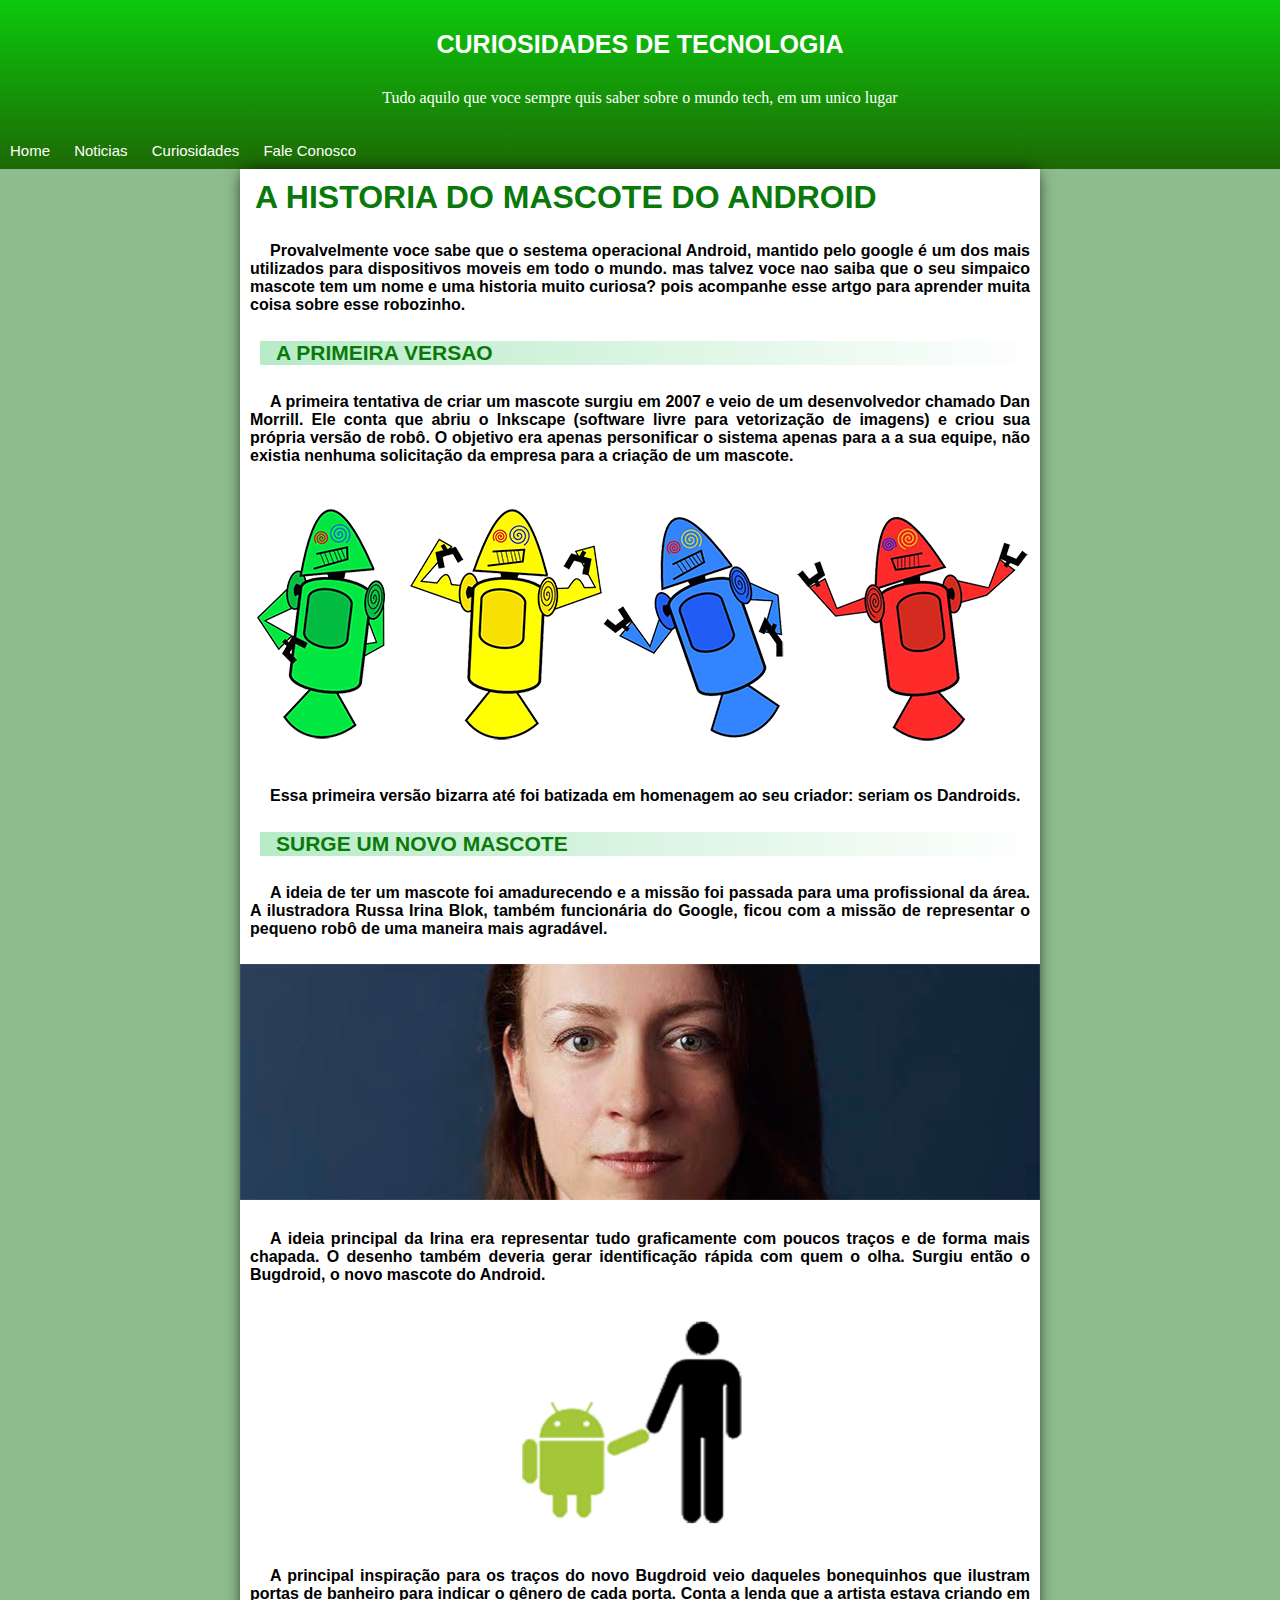
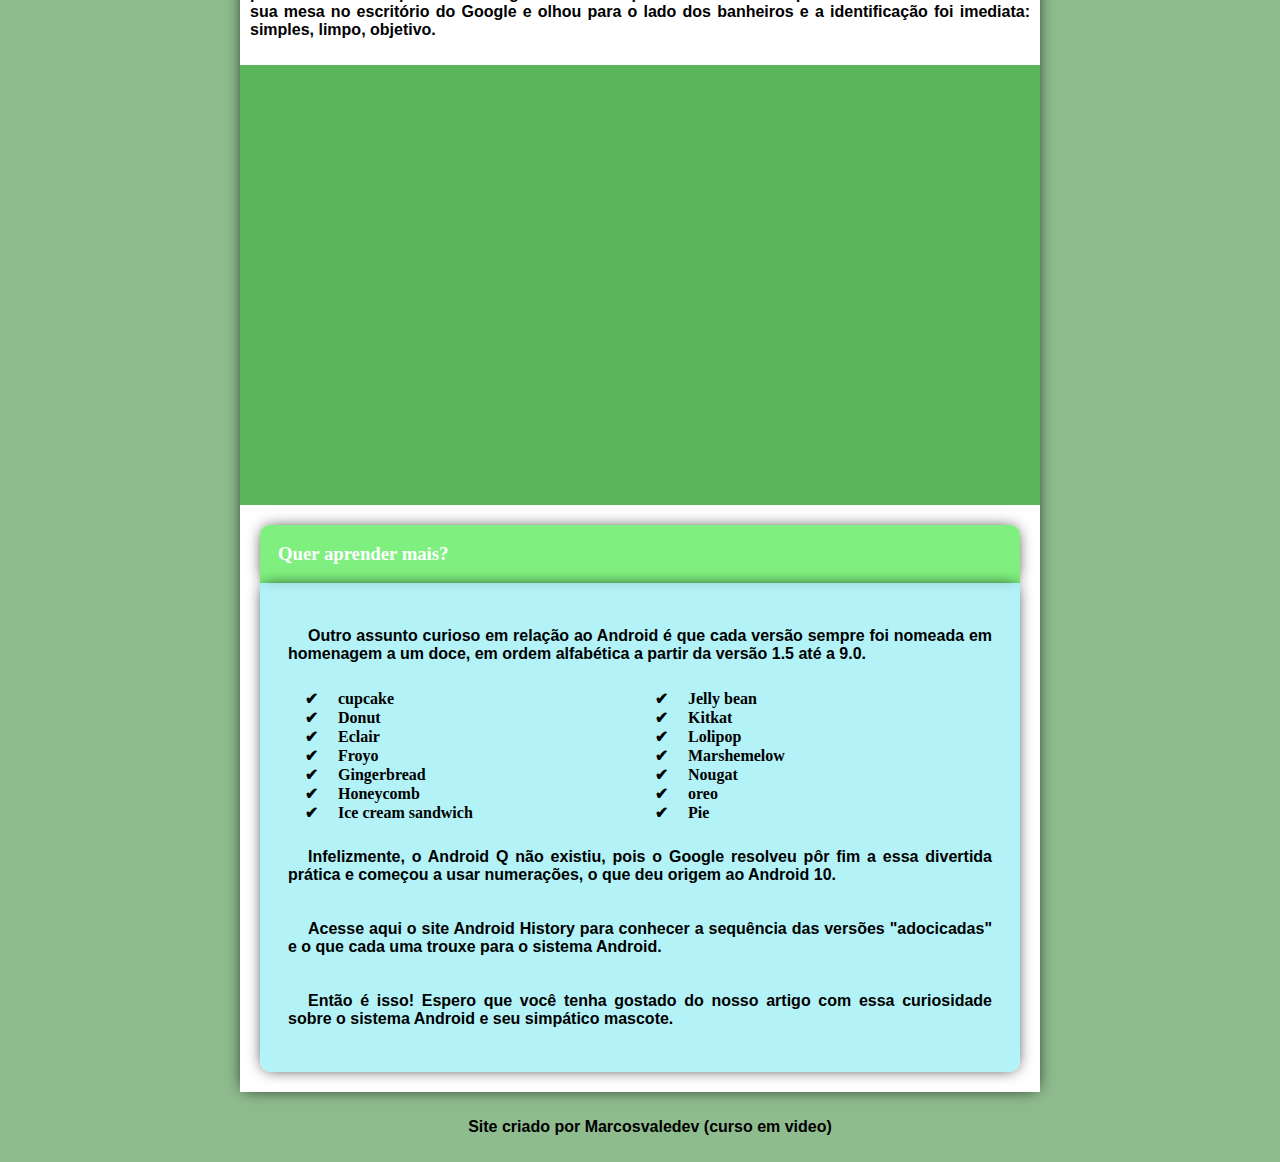
<file: project-01/index.html>
<!DOCTYPE html>
<html lang="pt-br">
<head>
    <meta charset="UTF-8">
    <meta http-equiv="X-UA-Compatible" content="IE=edge">
    <meta name="viewport" content="width=device-width, initial-scale=1.0">
    <title>Android</title>
    <link rel="stylesheet" href="style.css">
    <link rel="shortcut icon" href="imagens/favicon.ico" type="image/x-icon">
    <style>
        main {
        
            min-width: 280px;
            max-width: 800px;
            margin: auto;
        }
        img {
           width: 100%
        }
    </style>
</head>

<body>
    <header>
        <h1 class="h1princ">CURIOSIDADES DE TECNOLOGIA</h1>
        <h2 class="h2princ">Tudo aquilo que voce sempre quis saber sobre o mundo tech, em um unico lugar</h2>
        <nav class="menu">
            <ul>
                <a href="#"><li>Home</li></a>
                <a href="#"><li>Noticias</li></a>
                <a href="#"><li>Curiosidades</li></a>
                <a href="#"><li>Fale Conosco</li></a>
            </ul>
        </nav>
    </header>
    <main>
        <article>
            <h1>A HISTORIA DO MASCOTE DO ANDROID</h1>
                 <p>Provalvelmente voce sabe que o sestema operacional Android, mantido pelo google é um dos mais utilizados para dispositivos moveis em todo o mundo. mas talvez voce nao saiba que o seu simpaico mascote tem um nome e uma historia muito curiosa? pois acompanhe esse artgo para aprender muita coisa sobre esse robozinho.</p>
        <h2 class="h22"> A PRIMEIRA VERSAO</h2>
                <p>A primeira tentativa de criar um mascote surgiu em 2007 e veio de um desenvolvedor chamado Dan Morrill. Ele conta que abriu o Inkscape (software livre para vetorização de imagens) e criou sua própria versão de robô. O objetivo era apenas personificar o sistema apenas para a a sua equipe, não existia nenhuma solicitação da empresa para a criação de um mascote.</p>
    <div class="osquatros">
        <img src="imagens/dan-droids.png" alt="robos">
    </div>
            <P>Essa primeira versão bizarra até foi batizada em homenagem ao seu criador: seriam os Dandroids.</P>
    <h2 class="h22"> SURGE UM NOVO MASCOTE</h2>
            <p>A ideia de ter um mascote foi amadurecendo e a missão foi passada para uma profissional da área. A ilustradora Russa Irina Blok, também funcionária do Google, ficou com a missão de representar o pequeno robô de uma maneira mais agradável.</p>
    <div class="mulher">
        <img src="imagens/irina-blok.jpg" alt="mulher">
    </div>
            <p>A ideia principal da Irina era representar tudo graficamente com poucos traços e de forma mais chapada. O desenho também deveria gerar identificação rápida com quem o olha. Surgiu então o Bugdroid, o novo mascote do Android.</p>
    <div class="secimg">
        <img src="imagens/bugdroid.png" alt="2andr">
    </div>
       
            <p>A principal inspiração para os traços do novo Bugdroid veio daqueles bonequinhos que ilustram portas de banheiro para indicar o gênero de cada porta. Conta a lenda que a artista estava criando em sua mesa no escritório do Google e olhou para o lado dos banheiros e a identificação foi imediata: simples, limpo, objetivo.</p>
        <div class="video">
            <iframe width="560" height="315" src="https://www.youtube.com/embed/l2UDgpLz20M" title="YouTube video player" frameborder="0" allow="accelerometer; autoplay; clipboard-write; encrypted-media; gyroscope; picture-in-picture" allowfullscreen></iframe></div> 
    
        <div>
            <h3 class="main2">Quer aprender mais?</h3> 
                                                
        </div>
        <div class="main3">
            <p>Outro assunto curioso em relação ao Android é que cada versão sempre foi nomeada em homenagem a um doce, em ordem alfabética a partir da versão 1.5 até a 9.0.</p>

        <ul>
            
                <li>cupcake</li>
                <li>Donut</li>
                <li>Eclair</li>
                <li>Froyo</li>
                <li>Gingerbread</li>
                <li>Honeycomb</li>
                <li> Ice cream sandwich</li>
                <li>Jelly bean</li>
                <li>Kitkat</li>
                <li>Lolipop</li>
                <li>Marshemelow</li>
                <li>Nougat</li>
                <li>oreo</li>
                <li>Pie</li>
            
        </ul>
        
        
            <p>Infelizmente, o Android Q não existiu, pois o Google resolveu pôr fim a essa divertida prática e começou a usar numerações, o que deu origem ao Android 10. </p>
                                       
            <p>Acesse aqui o site Android History para conhecer a sequência das versões "adocicadas" e o que cada uma trouxe para o sistema Android. </p>
                   
        <p>Então é isso! Espero que você tenha gostado do nosso artigo com essa curiosidade sobre o sistema Android e seu simpático mascote. </p>
</div>
    </article>
</main>

    <footer>
        <p>Site criado por Marcosvaledev (curso em video)</p>
    </footer>
</body>
</html>
</file>
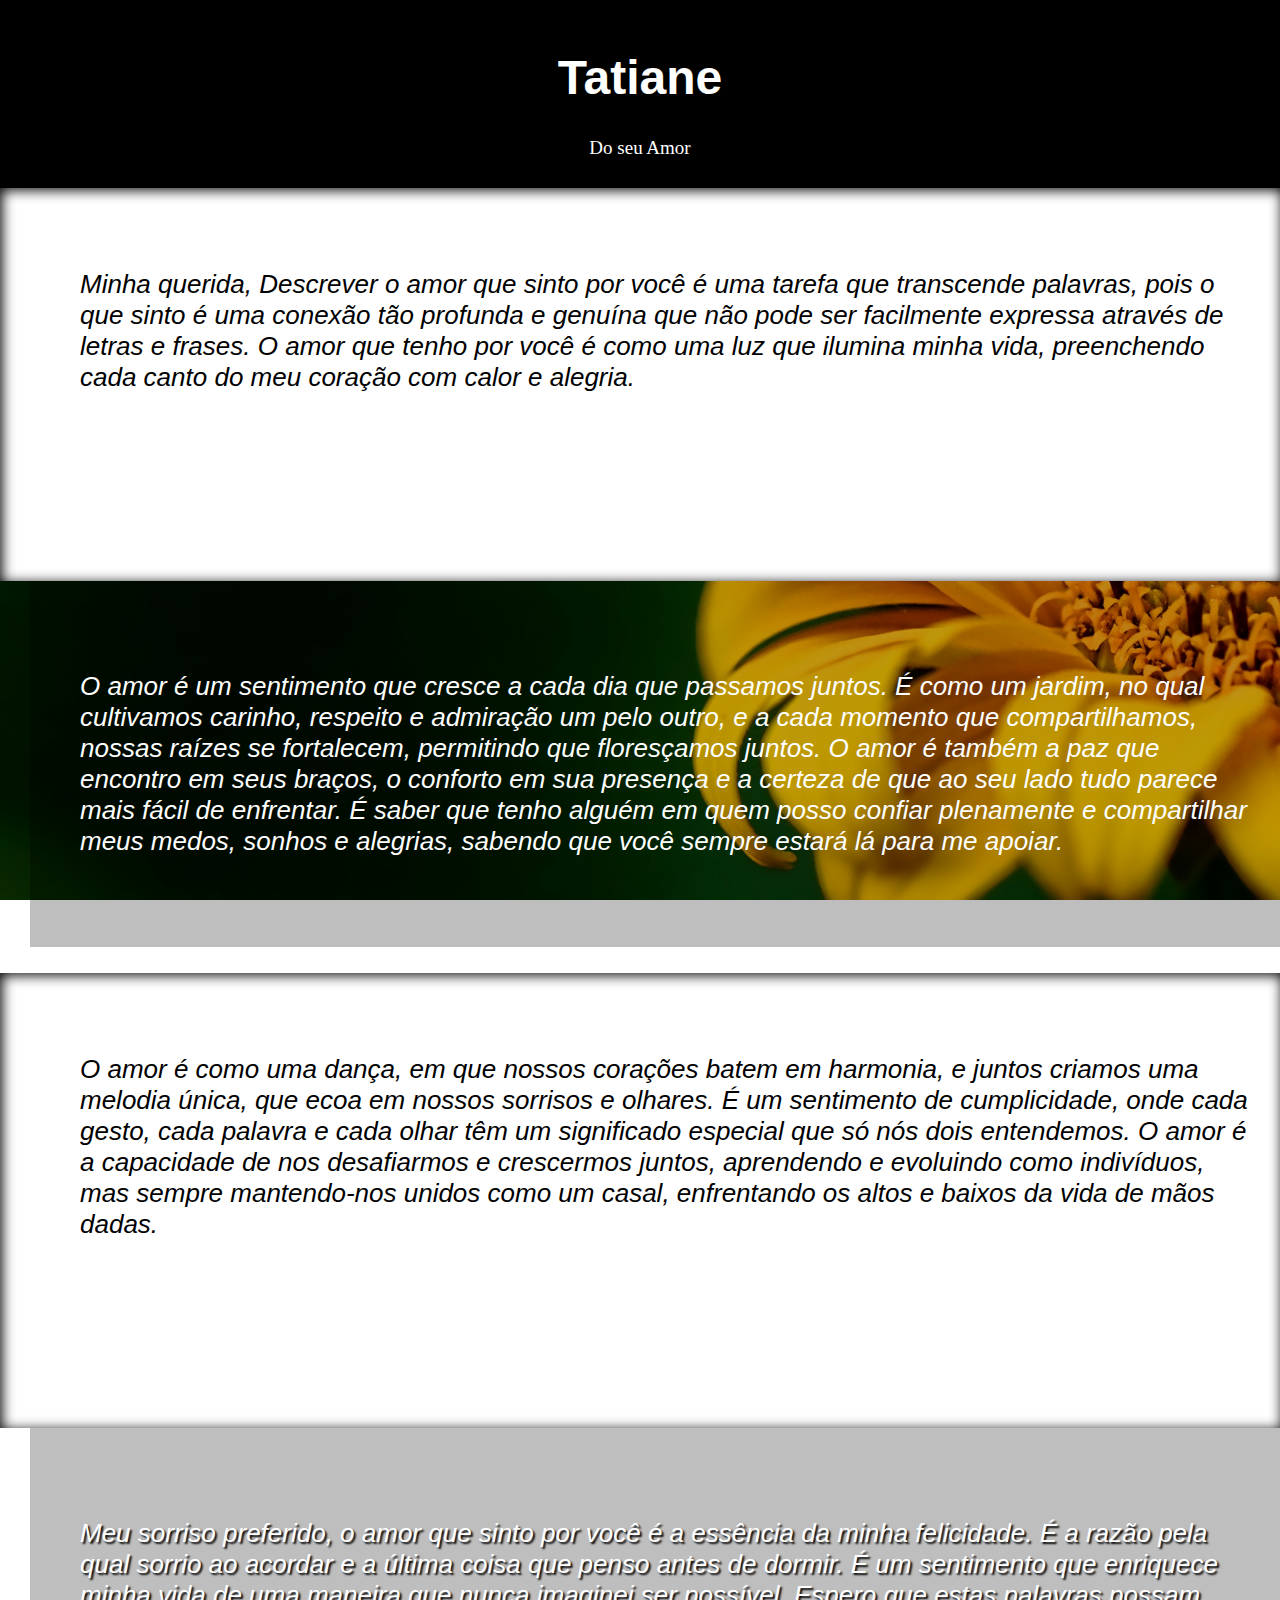
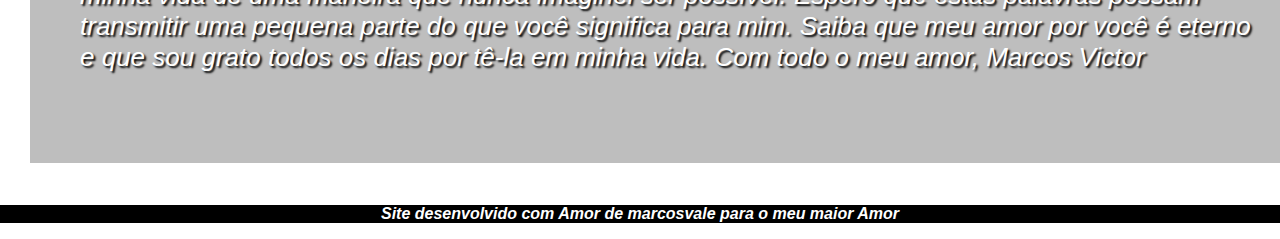
<file: project-02/index.html>
<!DOCTYPE html>
<html lang="pt-br">
<head>
    <meta charset="UTF-8">
    <meta http-equiv="X-UA-Compatible" content="IE=edge">
    <meta name="viewport" content="width=device-width, initial-scale=1.0">
    <title>Cordel</title>
    <link rel="stylesheet" href="style.css">
</head>
<body>
    
    <header>
        <section>
            <h1>Tatiane</h1>
            <p>Do seu Amor</p>
        
              </section>
    </header>
    
    <main>
        <section class="normal">
        <p> Minha querida,

            Descrever o amor que sinto por você é uma tarefa que transcende palavras, pois o que sinto é uma conexão tão profunda e genuína que não pode ser facilmente expressa através de letras e frases. O amor que tenho por você é como uma luz que ilumina minha vida, preenchendo cada canto do meu coração com calor e alegria.</p>
    </section>

    

    <section class="imagem" id="img01">
        <p> O amor é um sentimento que cresce a cada dia que passamos juntos. É como um jardim, no qual cultivamos carinho, respeito e admiração um pelo outro, e a cada momento que compartilhamos, nossas raízes se fortalecem, permitindo que floresçamos juntos.

            O amor é também a paz que encontro em seus braços, o conforto em sua presença e a certeza de que ao seu lado tudo parece mais fácil de enfrentar. É saber que tenho alguém em quem posso confiar plenamente e compartilhar meus medos, sonhos e alegrias, sabendo que você sempre estará lá para me apoiar.
    </p>
    </section>

    
<section class="normal">
   <p>O amor é como uma dança, em que nossos corações batem em harmonia, e juntos criamos uma melodia única, que ecoa em nossos sorrisos e olhares. É um sentimento de cumplicidade, onde cada gesto, cada palavra e cada olhar têm um significado especial que só nós dois entendemos.

    O amor é a capacidade de nos desafiarmos e crescermos juntos, aprendendo e evoluindo como indivíduos, mas sempre mantendo-nos unidos como um casal, enfrentando os altos e baixos da vida de mãos dadas. </p>
</section>


<section class="imagem" id="img02">
    <p>Meu sorriso preferido, o amor que sinto por você é a essência da minha felicidade. É a razão pela qual sorrio ao acordar e a última coisa que penso antes de dormir. É um sentimento que enriquece minha vida de uma maneira que nunca imaginei ser possível.

        Espero que estas palavras possam transmitir uma pequena parte do que você significa para mim. Saiba que meu amor por você é eterno e que sou grato todos os dias por tê-la em minha vida.
        
        Com todo o meu amor,
        Marcos Victor
</p>
</section>      
    </main>
    <footer>
        <p>Site desenvolvido com Amor de marcosvale para o meu maior Amor</p>
    </footer>
</body>
</html>
</file>
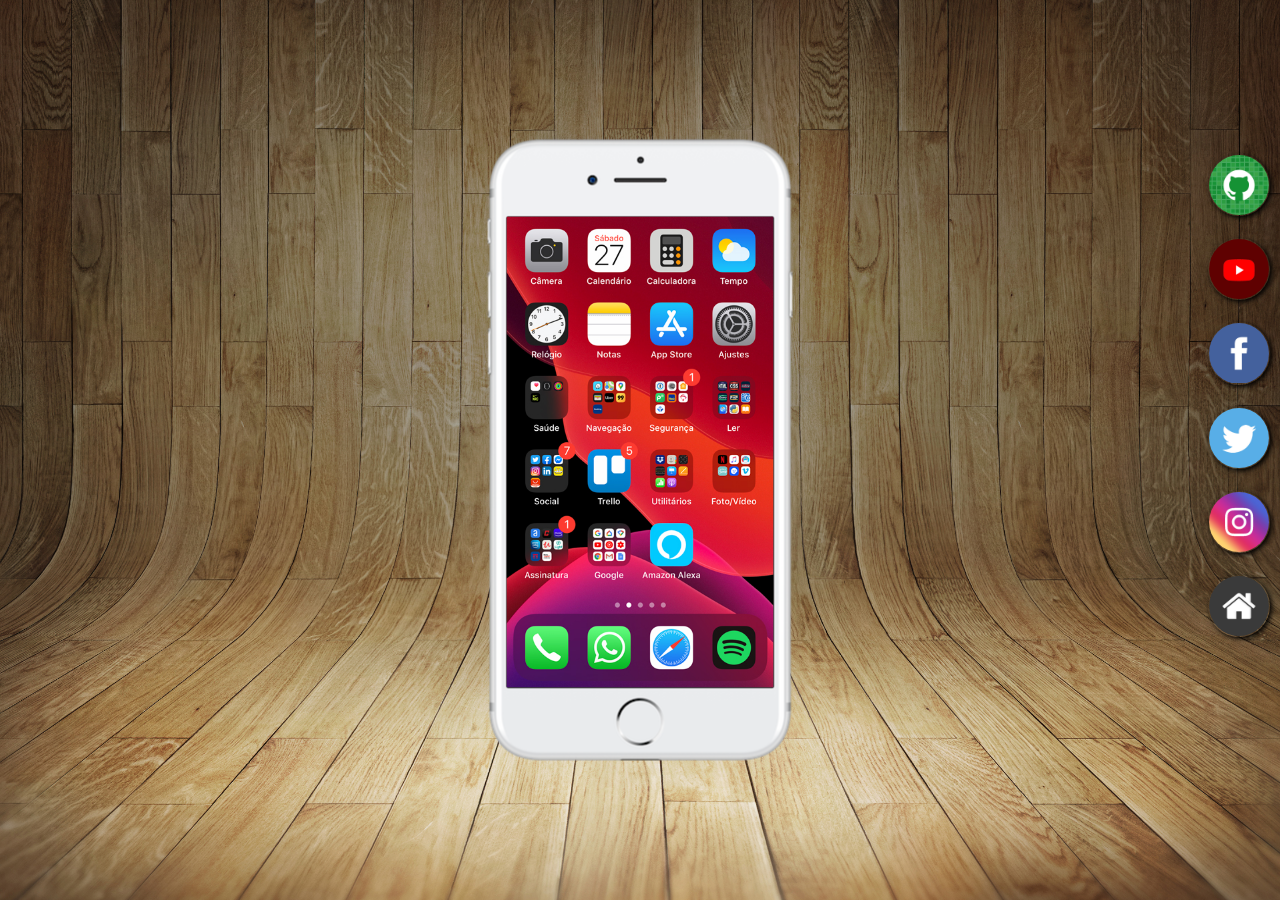
<file: project-03/index.html>
<!DOCTYPE html>
<html lang="pt-br">
<head>
    <meta charset="UTF-8">
    <meta http-equiv="X-UA-Compatible" content="IE=edge">
    <meta name="viewport" content="width=device-width, initial-scale=1.0">
    <link rel="stylesheet" href="estilos/style.css">
    <title>Projeto redes sociais</title>
</head>
<body>
    <main>
        <section id="telefone">
            <iframe src="home.html" name="tela" id="tela" frameborder="0"></iframe>
        </section>
        
        <section class="imgg">
            <iframe src="" frameborder="0"></iframe>

            <ul id="redes-sociais">
                <a href="github.html" target="tela"><img id="rede" src="imagens/logo-github.jpg" alt=""></a>
                    <li></li>
                </img>
                <a href="youtube.html" target="tela">
                    <img id="rede"src="imagens/logo-youtube.jpg" alt="">
                        <li></li>
                    </img>
                </a>
                <a href="facebook.html" target="tela">
                    <img id="rede"src="imagens/logo-facebook.jpg" alt="">
                        <li></li>
                </a>
                </img>
                <a href="twitter.html" target="tela">
                    <img id="rede"src="imagens/logo-twitter.jpg" alt="">
                        <li></li>
                    </img>
                </a>
                <a href="instagram.html" target="tela">
                    <img id="rede"src="imagens/logo-instagram.jpg" alt="">
                        <li></li>
                    </img>
                </a>

                <a href="home.html" target="tela">
                    <img id="rede"src="imagens/logo-home.jpg" alt="">
                        <li></li>
                    </img>
            </ul>

        </section>


    </main>

</body>
</html>
</file>
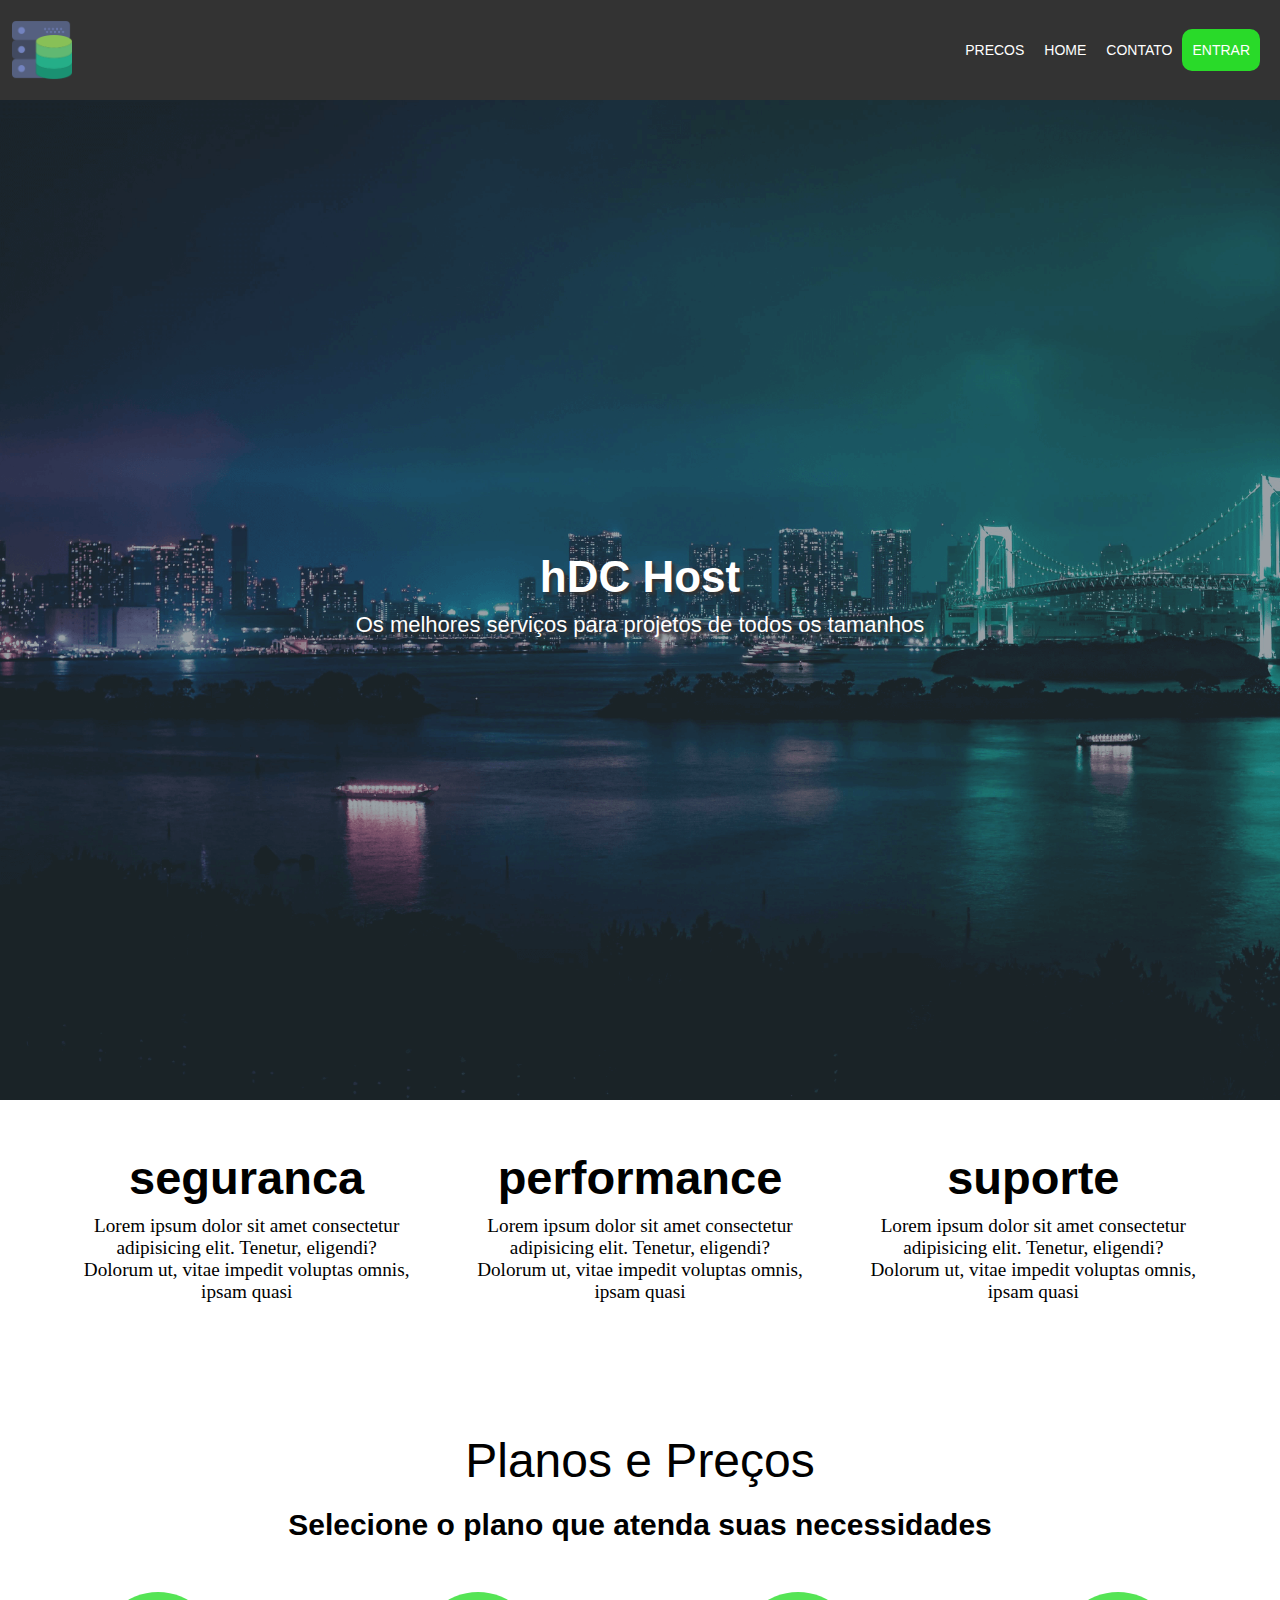
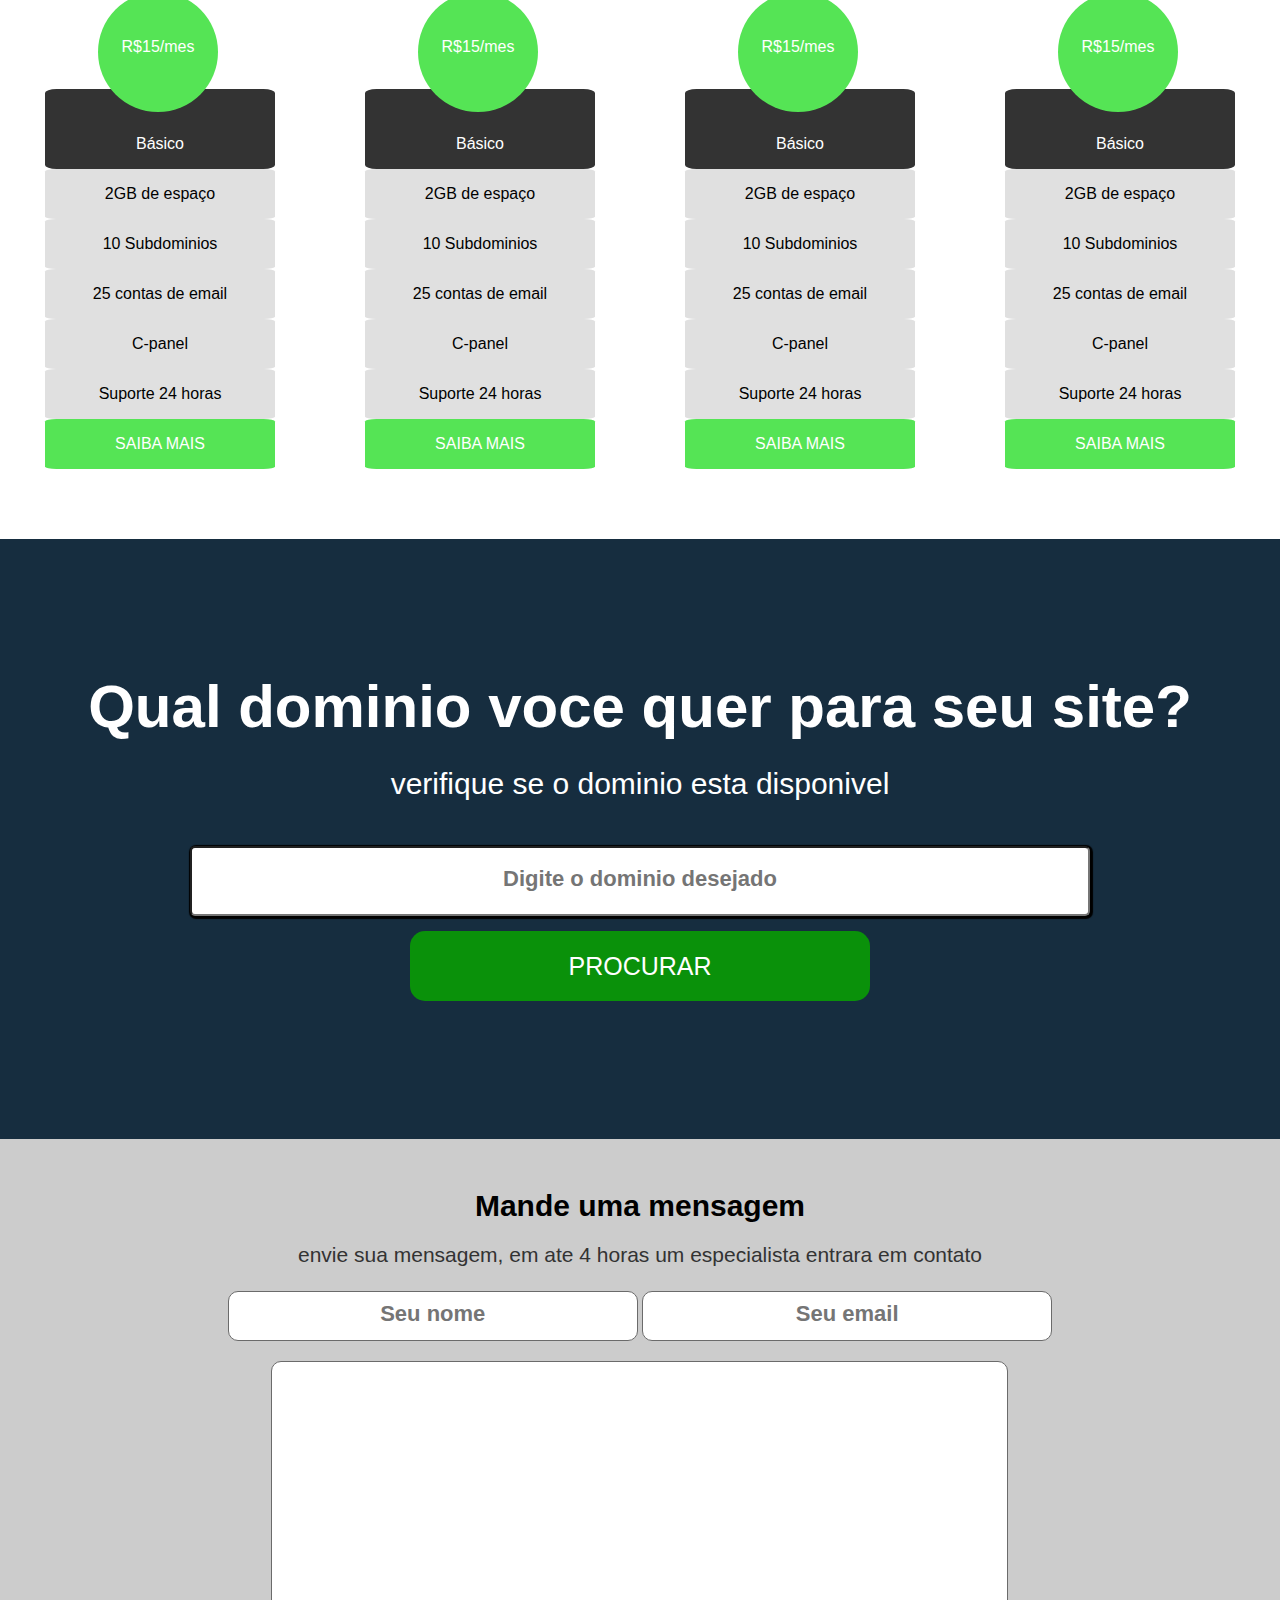
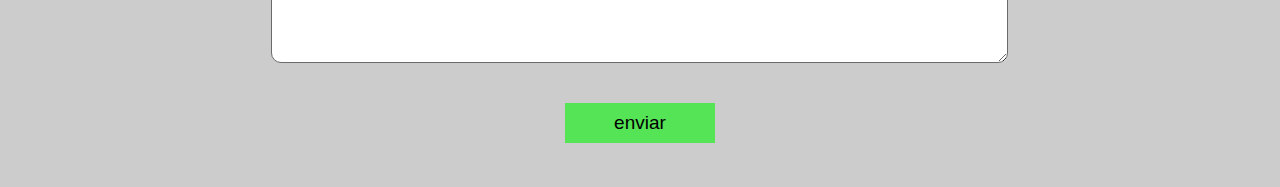
<file: project-05-timeofcoder-plan-of-domains/index.html>
<!DOCTYPE html>
<html lang="pt-br">
<head>
    <meta charset="UTF-8">
    <meta http-equiv="X-UA-Compatible" content="IE=edge">
    <meta name="viewport" content="width=device-width, initial-scale=1.0">
    <title>Document</title>
    <!--ICONES-->
    <link rel="stylesheet" href="https://cdnjs.cloudflare.com/ajax/libs/font-awesome/6.2.1/css/all.min.css" integrity="sha512-MV7K8+y+gLIBoVD59lQIYicR65iaqukzvf/nwasF0nqhPay5w/9lJmVM2hMDcnK1OnMGCdVK+iQrJ7lzPJQd1w==" crossorigin="anonymous" referrerpolicy="no-referrer" />
    <!--ESTILOS-->
    <link rel="stylesheet" href="css/style.css">
</head>
<body>
    <div class="container">
        <header>
            <img id="img-header" src="img/hdchostlogo.png" alt="img-alusion">
            <ul>
                <a href="">
                    <li class="btn-header">PRECOS</li>
                </a>
                <li class="btn-header">HOME</li>
                <li class="btn-header">CONTATO</li>
                <li class="btn-header btn-entrar">ENTRAR</li>
            </ul>
        </header>
        <main>
            <article id="HDC-home">
                <div id="HDC-title">
                    <h1 class="title">hDC Host</h1>
                    <p class="text-title">Os melhores serviços para projetos de todos os tamanhos</p>
                </div>
            </article>
            <article id="HDC-information">
                <div class="information">    
                    <i class="fas fa-shield-halved"></i>
                    <h3 style="font-size:47px;">seguranca</h3>        
                    <p>Lorem ipsum dolor sit amet consectetur adipisicing elit. Tenetur, eligendi? Dolorum ut, vitae impedit voluptas omnis, ipsam quasi </p>
                </div>
                <div class="information">
                    <i class="fas fa-rocket"></i>
                    <h3 style="font-size:47px;">performance</h3>        
                    <p>Lorem ipsum dolor sit amet consectetur adipisicing elit. Tenetur, eligendi? Dolorum ut, vitae impedit voluptas omnis, ipsam quasi </p>
                </div>
                <div class="information">
                    <i class="fas fa-comments"></i>
                    <h3 style="font-size:47px;">suporte</h3>        
                    <p>Lorem ipsum dolor sit amet consectetur adipisicing elit. Tenetur, eligendi? Dolorum ut, vitae impedit voluptas omnis, ipsam quasi </p>
                </div>
            </article>
            <article id="HDC-prices">
                <div class="title-content">
                    <h1 class="mid-text-price">Planos e Preços</h1>
                    <p class="mid-text-price">Selecione o plano que atenda suas necessidades</p>
                </div>
                <div id="pricing-container" >
                        <div class="plan">
                            <ul>
                                <li class="price">R$15/mes</li>                           
                                <li class="basic">Básico</li>
                                <li>2GB de espaço</li>
                                <li>10 Subdominios</li>
                                <li>25 contas de email</li>
                                <li>C-panel</li>
                                <li>Suporte 24 horas</li>
                                <li class="saiba">SAIBA MAIS</li>
                            </ul>
                        </div>
                        <div class="plan">
                            <ul>
                                <li class="price">R$15/mes</li>                           
                                <li class="basic">Básico</li>
                                <li>2GB de espaço</li>
                                <li>10 Subdominios</li>
                                <li>25 contas de email</li>
                                <li>C-panel</li>
                                <li>Suporte 24 horas</li>
                                <li class="saiba">SAIBA MAIS</li>
                            </ul>
                        </div>
                        <div class="plan">
                            <ul>
                                <li class="price">R$15/mes</li>                           
                                <li class="basic">Básico</li>
                                <li>2GB de espaço</li>
                                <li>10 Subdominios</li>
                                <li>25 contas de email</li>
                                <li>C-panel</li>
                                <li>Suporte 24 horas</li>
                                <li class="saiba">SAIBA MAIS</li>
                            </ul>
                        </div>
                        <div class="plan">
                            <ul>
                                <li class="price">R$15/mes</li>                           
                                <li class="basic">Básico</li>
                                <li>2GB de espaço</li>
                                <li>10 Subdominios</li>
                                <li>25 contas de email</li>
                                <li>C-panel</li>
                                <li>Suporte 24 horas</li>
                                <li class="saiba">SAIBA MAIS</li>
                            </ul>
                        </div>
                    </div>
                </div>              
            </article>
            <article id="domain" >
                <div id="domain-content">
                    <div class="text-domain" >
                        <h1>Qual dominio voce quer para seu site?</h1>
                        <h3>verifique se o dominio esta disponivel</h3>
                    </div>
                    <form class="content-form">
                        <label for="1domain"></label>
                        <input id="btn-domain" class="block" type="text" name="dominio" id="1domain" placeholder="Digite o dominio desejado">
                        <input class="submit" type="submit" value="PROCURAR">
                    </form>
                </div>
            </article>
            <article class="footer">
                <div class="footer-content">
                    <h1 class="footer-h1">Mande uma mensagem</h1>
                    <p class="footer-p">envie sua mensagem, em ate 4 horas um especialista entrara em contato</p>
                </div>
                <form id="form-contact">
                    <div class="items-form-content block">
                        <label for="1name"></label>
                        <input class="items-contact" type="text" name="" id="1name" placeholder="Seu nome" required>
                        <label for=""></label>
                        <input class="items-contact" type="email" name="email" id="1email" placeholder="Seu email" required>
                        <textarea class="contact-textarea block" name="textarea" id="1textarea" cols="90" rows="20"></textarea>
                        <input class="submit-footer" type="submit" value="enviar">
                    </div>
                </form>
                    
                   
                
            </article>


        </main>
        <footer>

        </footer>
    </div>
</body>
</html>
</file>
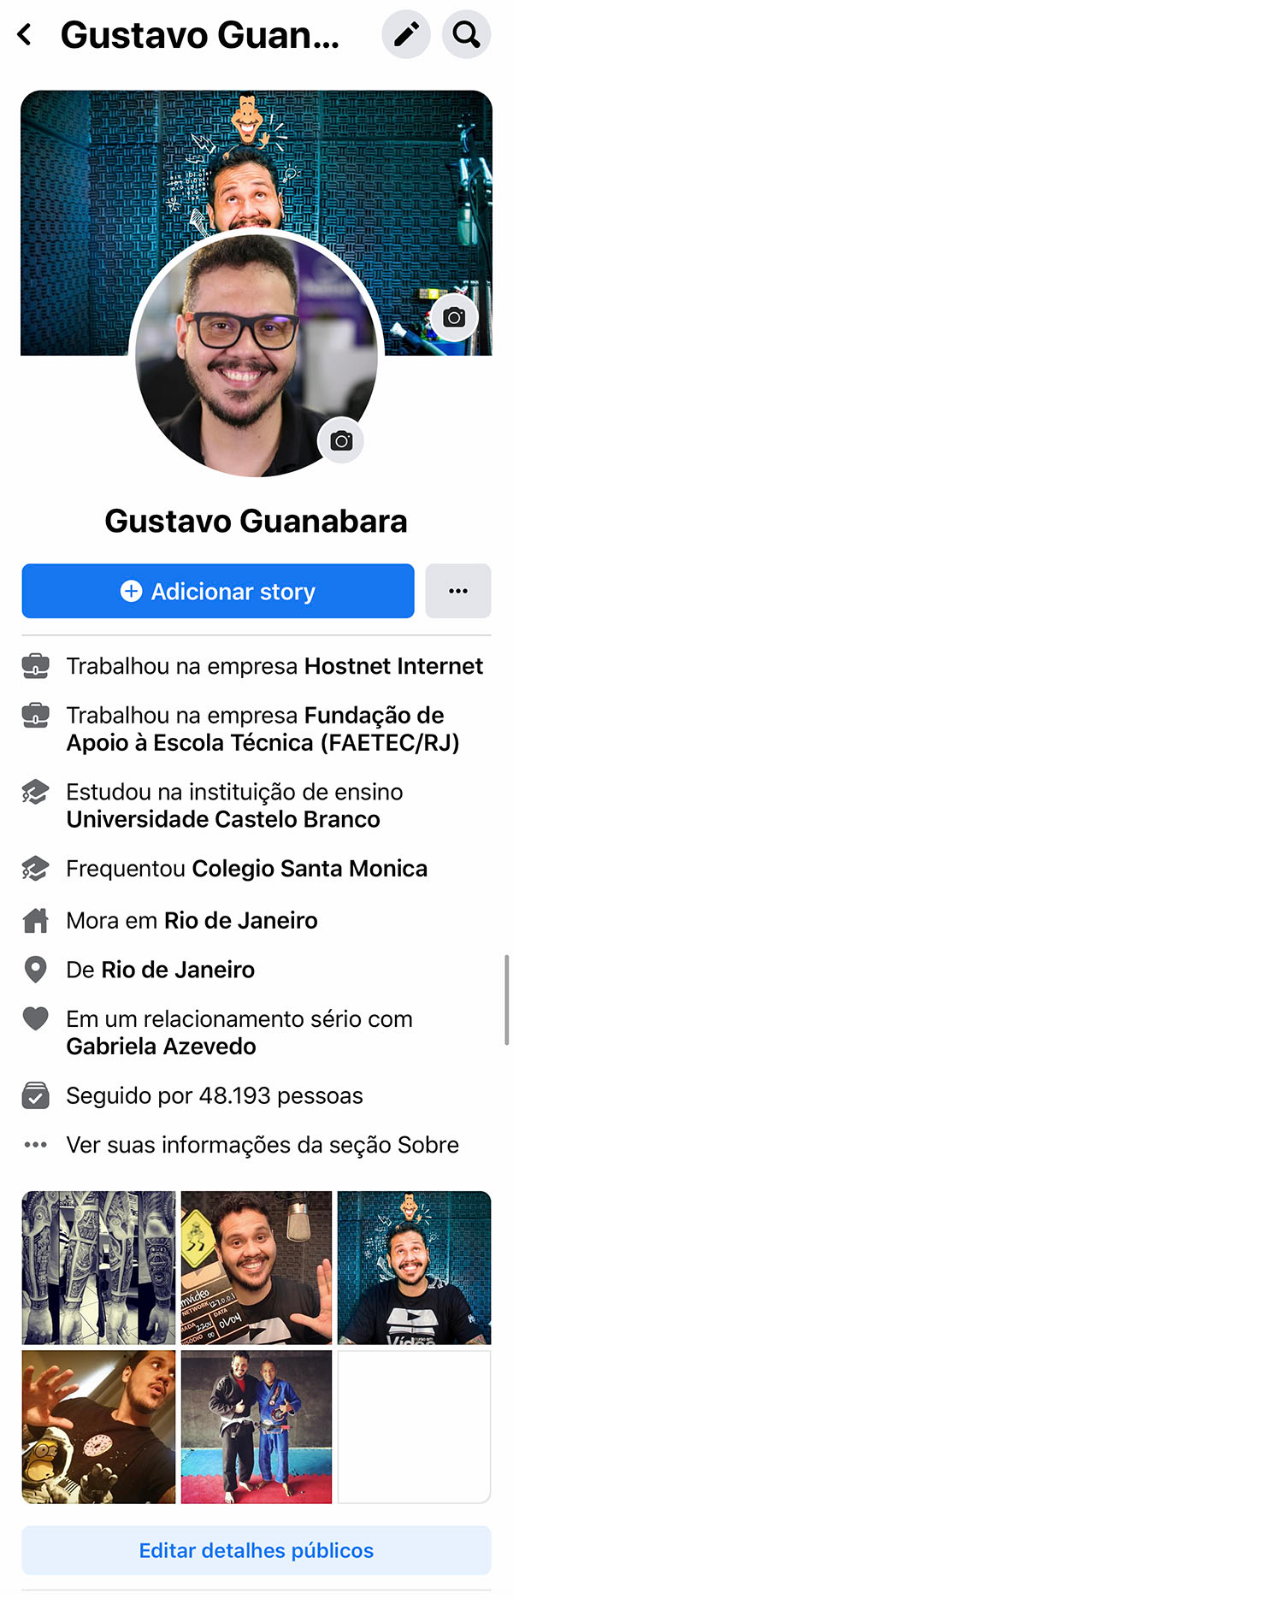
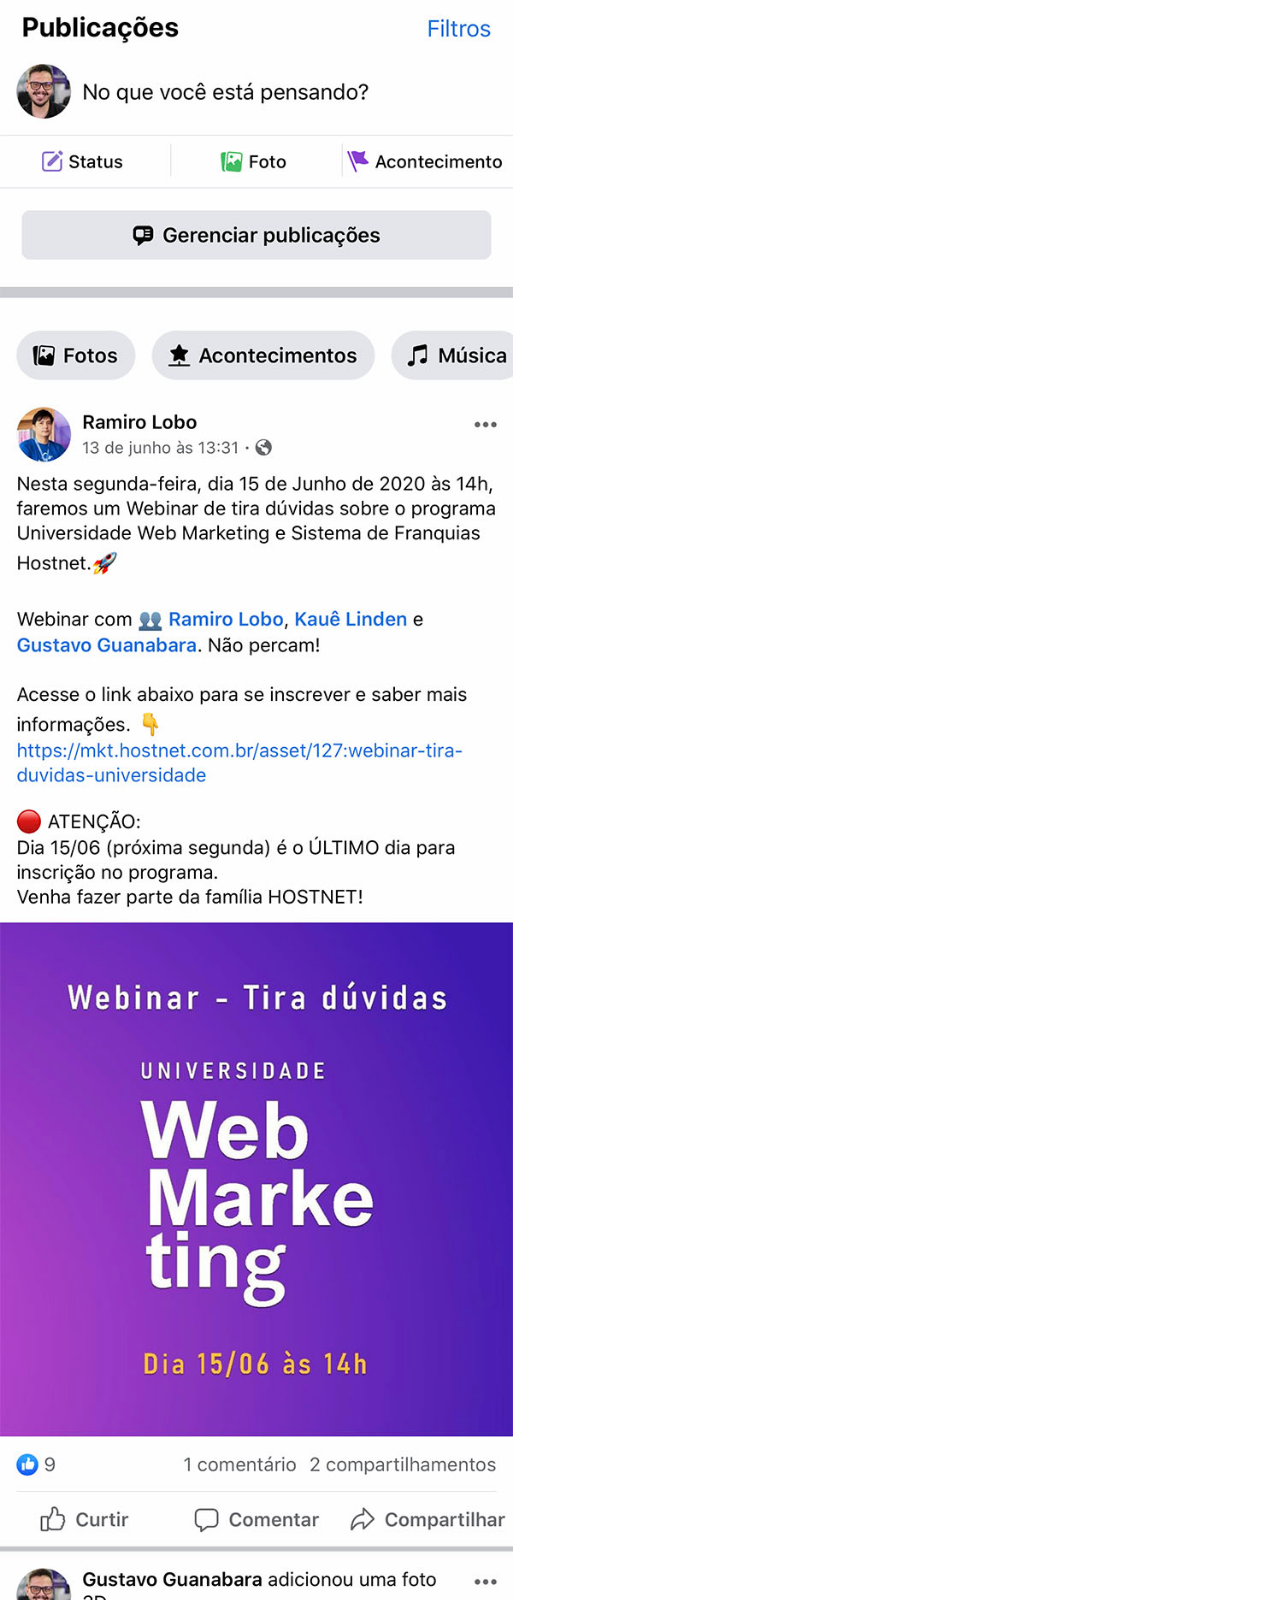
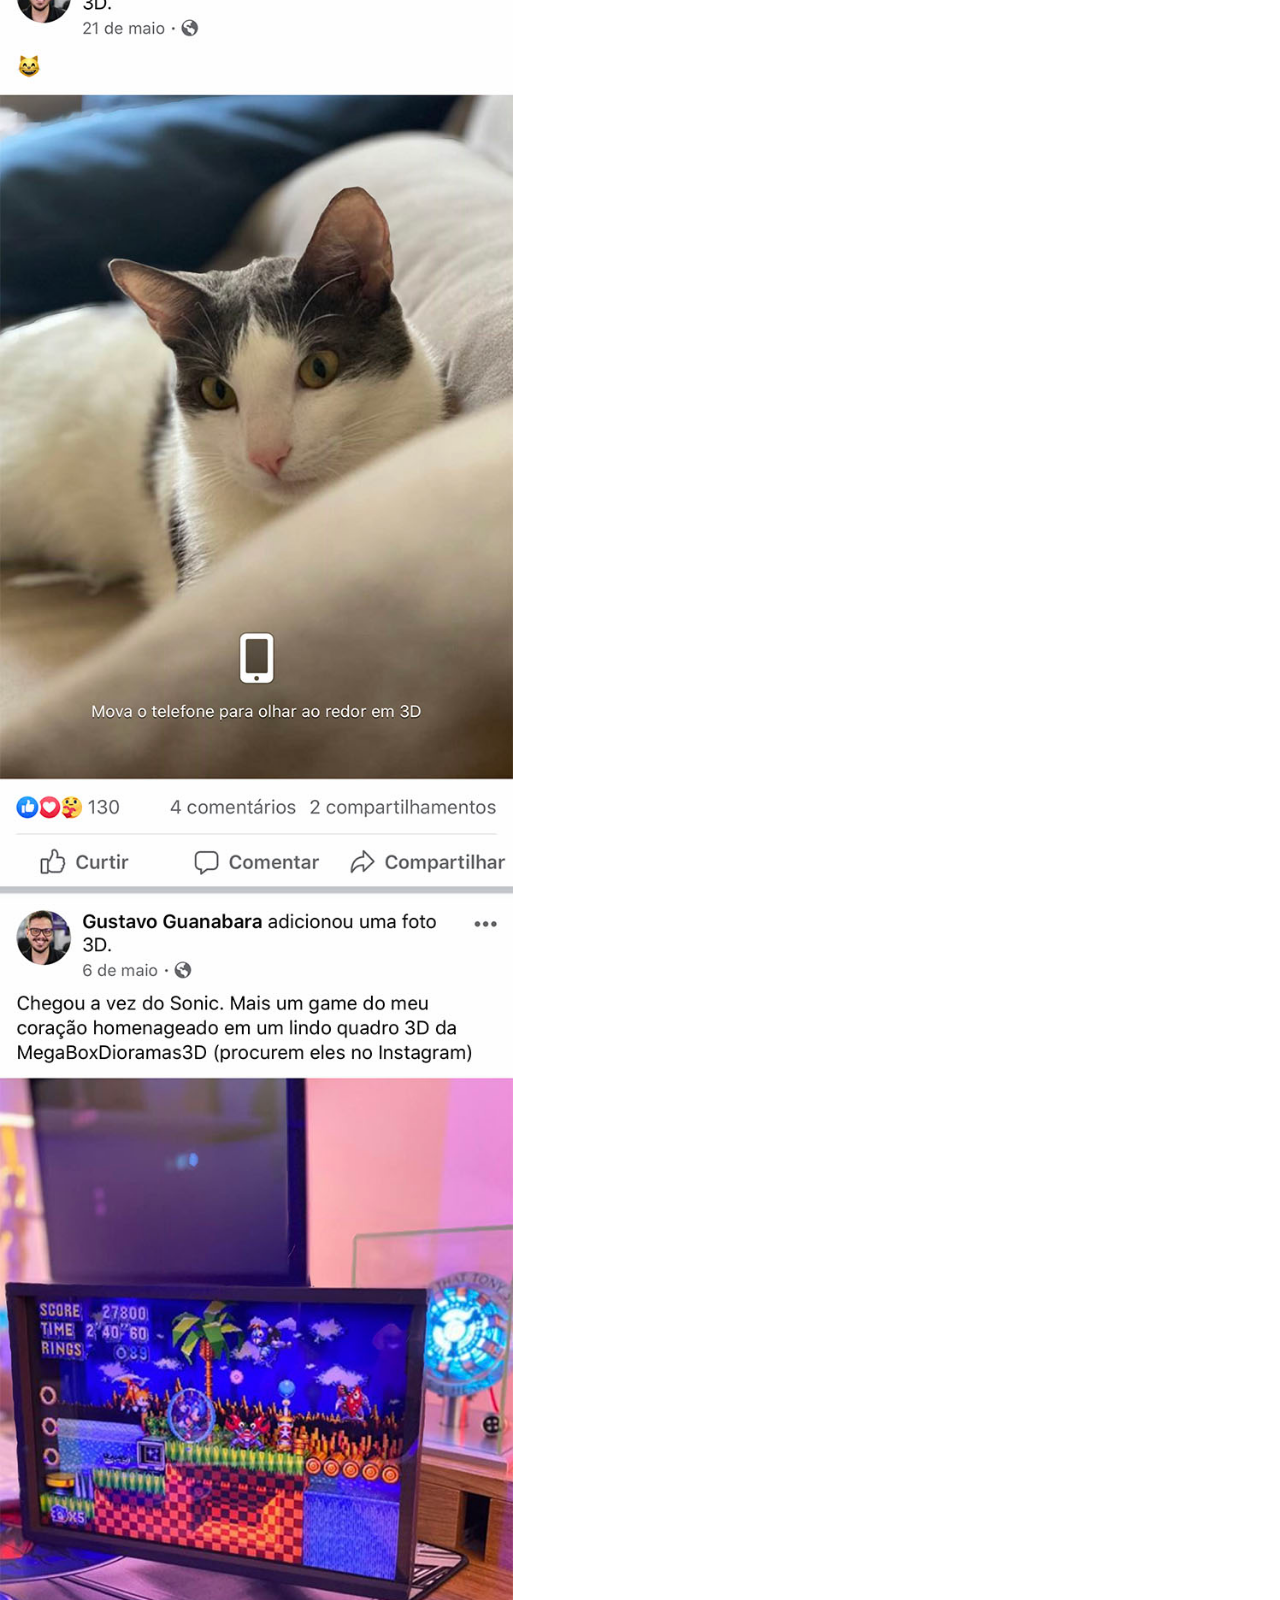
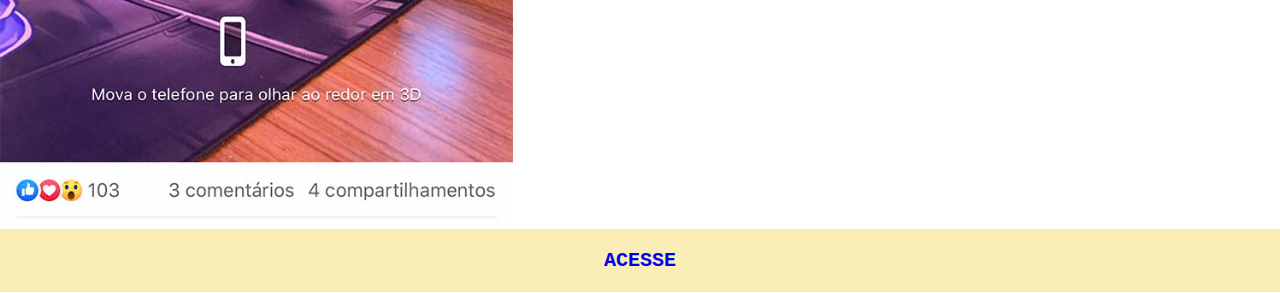
<file: project-03/facebook.html>
<!DOCTYPE html>
<html lang="pt-br">
<head>
    <meta charset="UTF-8">
    <meta http-equiv="X-UA-Compatible" content="IE=edge">
    <meta name="viewport" content="width=device-width, initial-scale=1.0">
    <title>Document</title>
    <link rel="stylesheet" href="./estilos/social.css">
</head>
<body>
    <img src="imagens/tela-facebook.jpg" target="_blank" alt="">
    <p><a href="https://www.facebook.com/gustavoguanabara" target="_blank">ACESSE</p></a> 
</body>
</html>
</file>
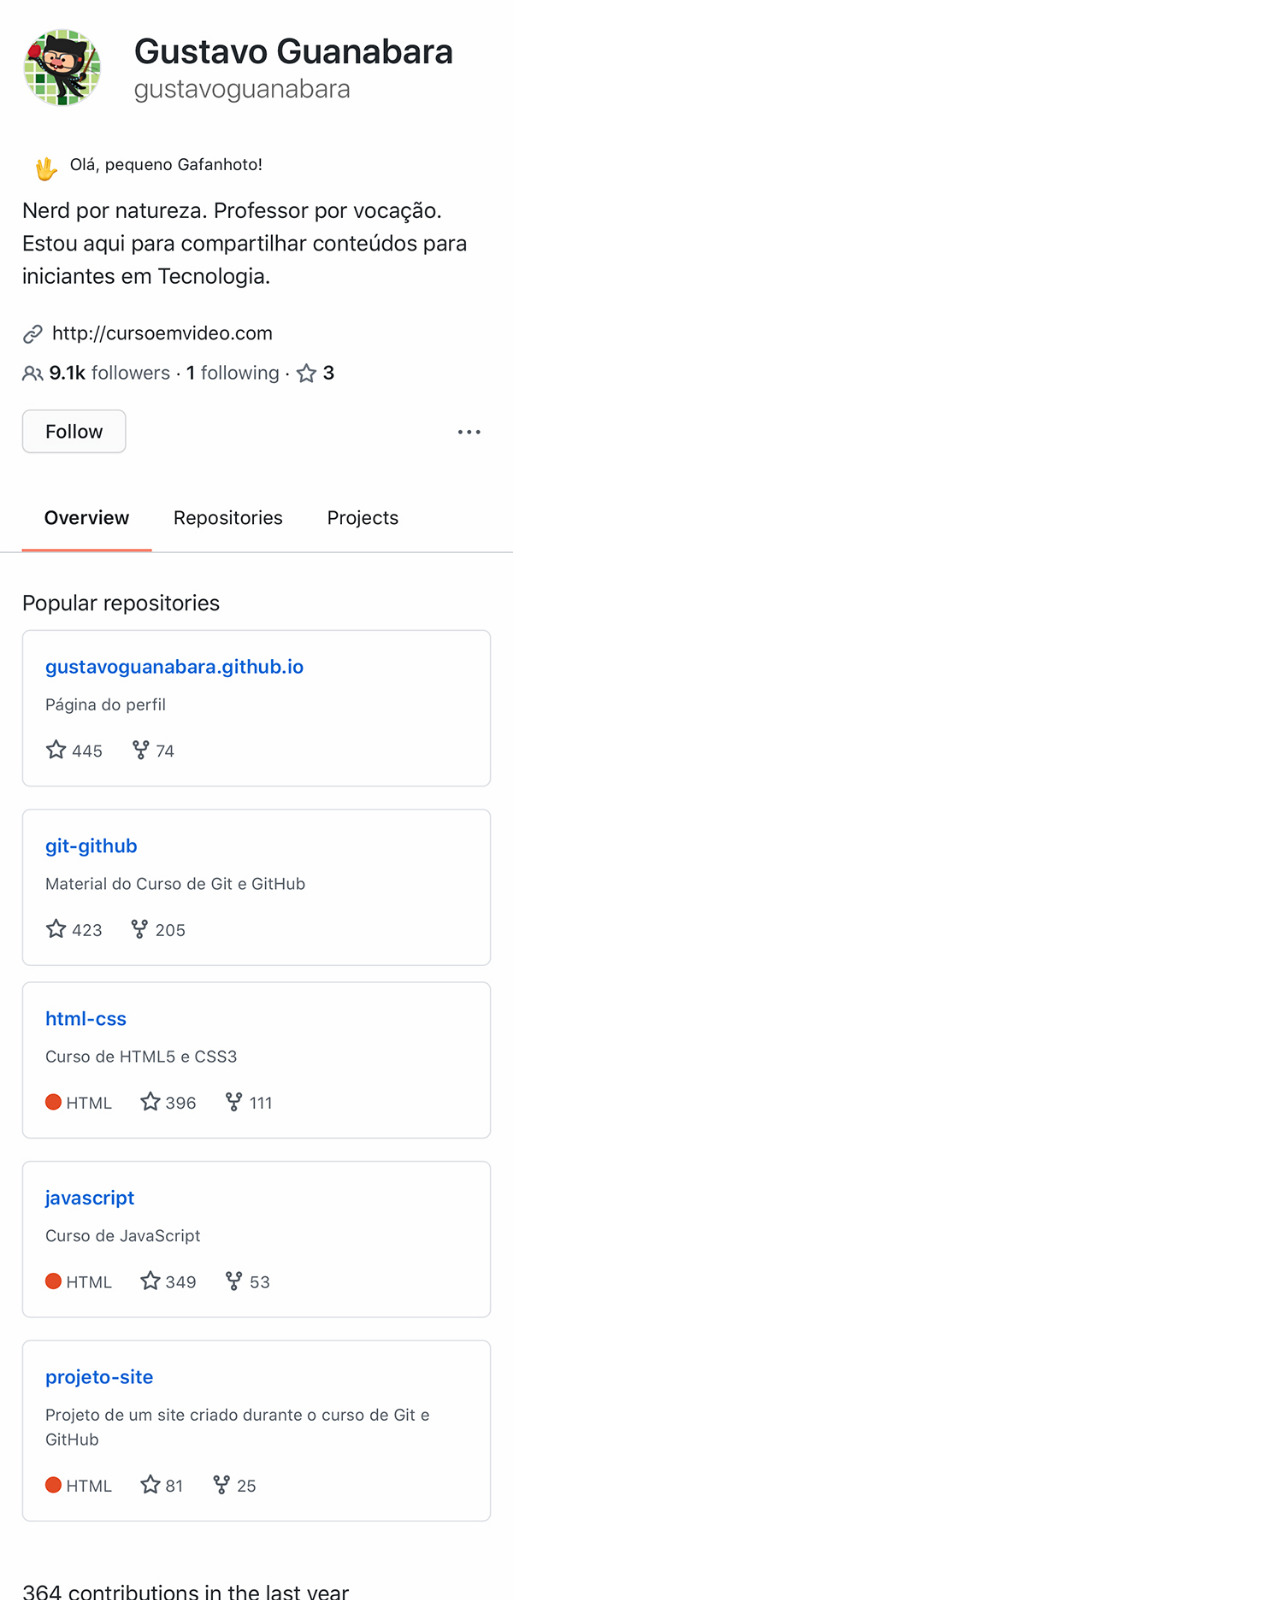
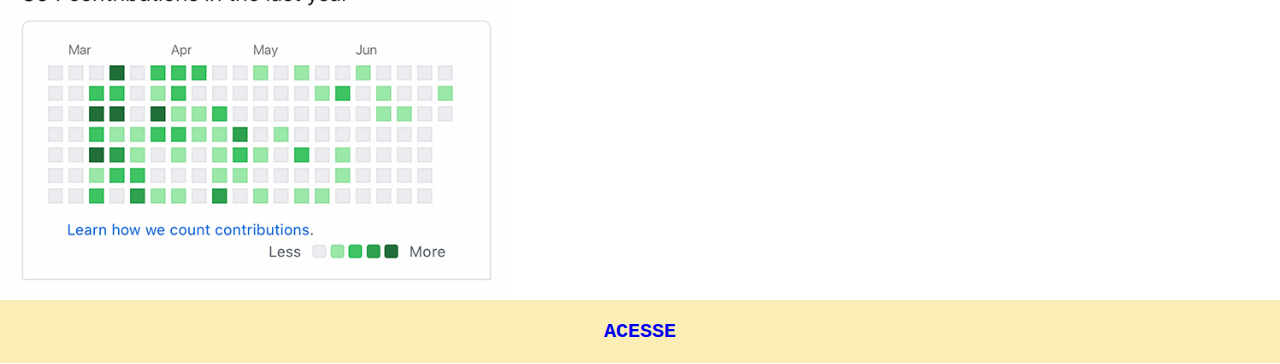
<file: project-03/github.html>
<!DOCTYPE html>
<html lang="en">
<head>
    <meta charset="UTF-8">
    <meta http-equiv="X-UA-Compatible" content="IE=edge">
    <meta name="viewport" content="width=device-width, initial-scale=1.0">
    <title>Document</title>
    <style>
        * {
            margin: 0px;
            padding: 0px;
        }

        ::-webkit-scrollbar {
            width: 0px;
            height: 0px;
        }
        img {
            
            height: auto;
            width :57vh;
            background-size: cover;
            background-attachment: fixed;
        }
        body {
    
        }

        body p {
            text-align: center;
            background-color: rgb(250, 237, 182);
            padding: 20px;
            font-size: 20px;
            font-family: monospace;
            text-decoration: none;
        }
        a {
            text-decoration: none;
            display: block;
            font-weight: bolder;
        }
    </style>
</head>
<body>
    <img src="imagens/tela-github.jpg" alt="" >
    <a href="https://github.com/gustavoguanabara" target="_blank"><p>ACESSE</p></a>
</body>
</html>
</file>
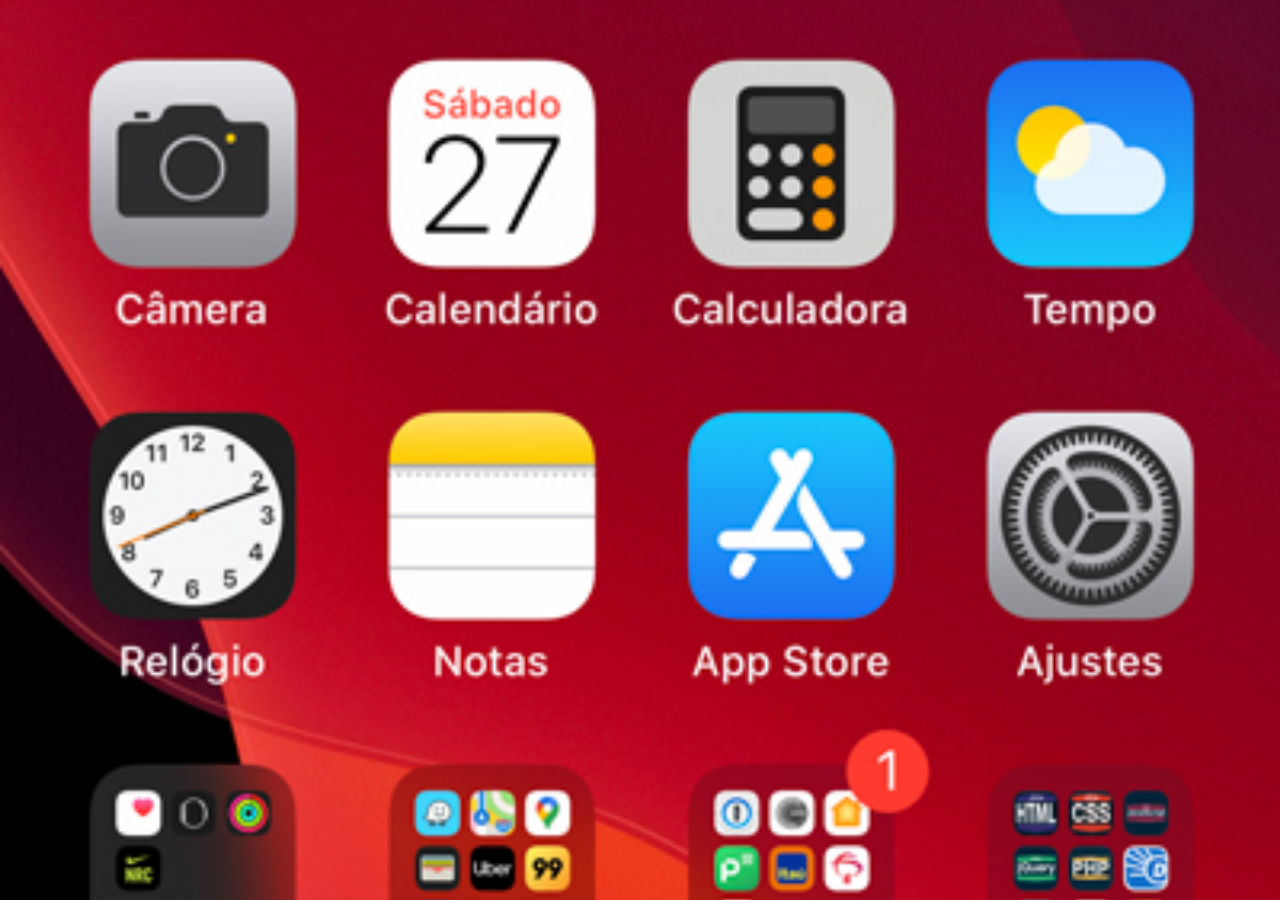
<file: project-03/home.html>
<!DOCTYPE html>
<html lang=pt-br">
<head>
    <meta charset="UTF-8">
    <meta http-equiv="X-UA-Compatible" content="IE=edge">
    <meta name="viewport" content="width=device-width, initial-scale=1.0">
    <title>Document</title>
    <style>
        body {
            background: url(imagens/tela-home.jpg) no-repeat top center;
            background-size:cover;
        }
    </style>
</head>

<body>
    
</body>
</html>
</file>
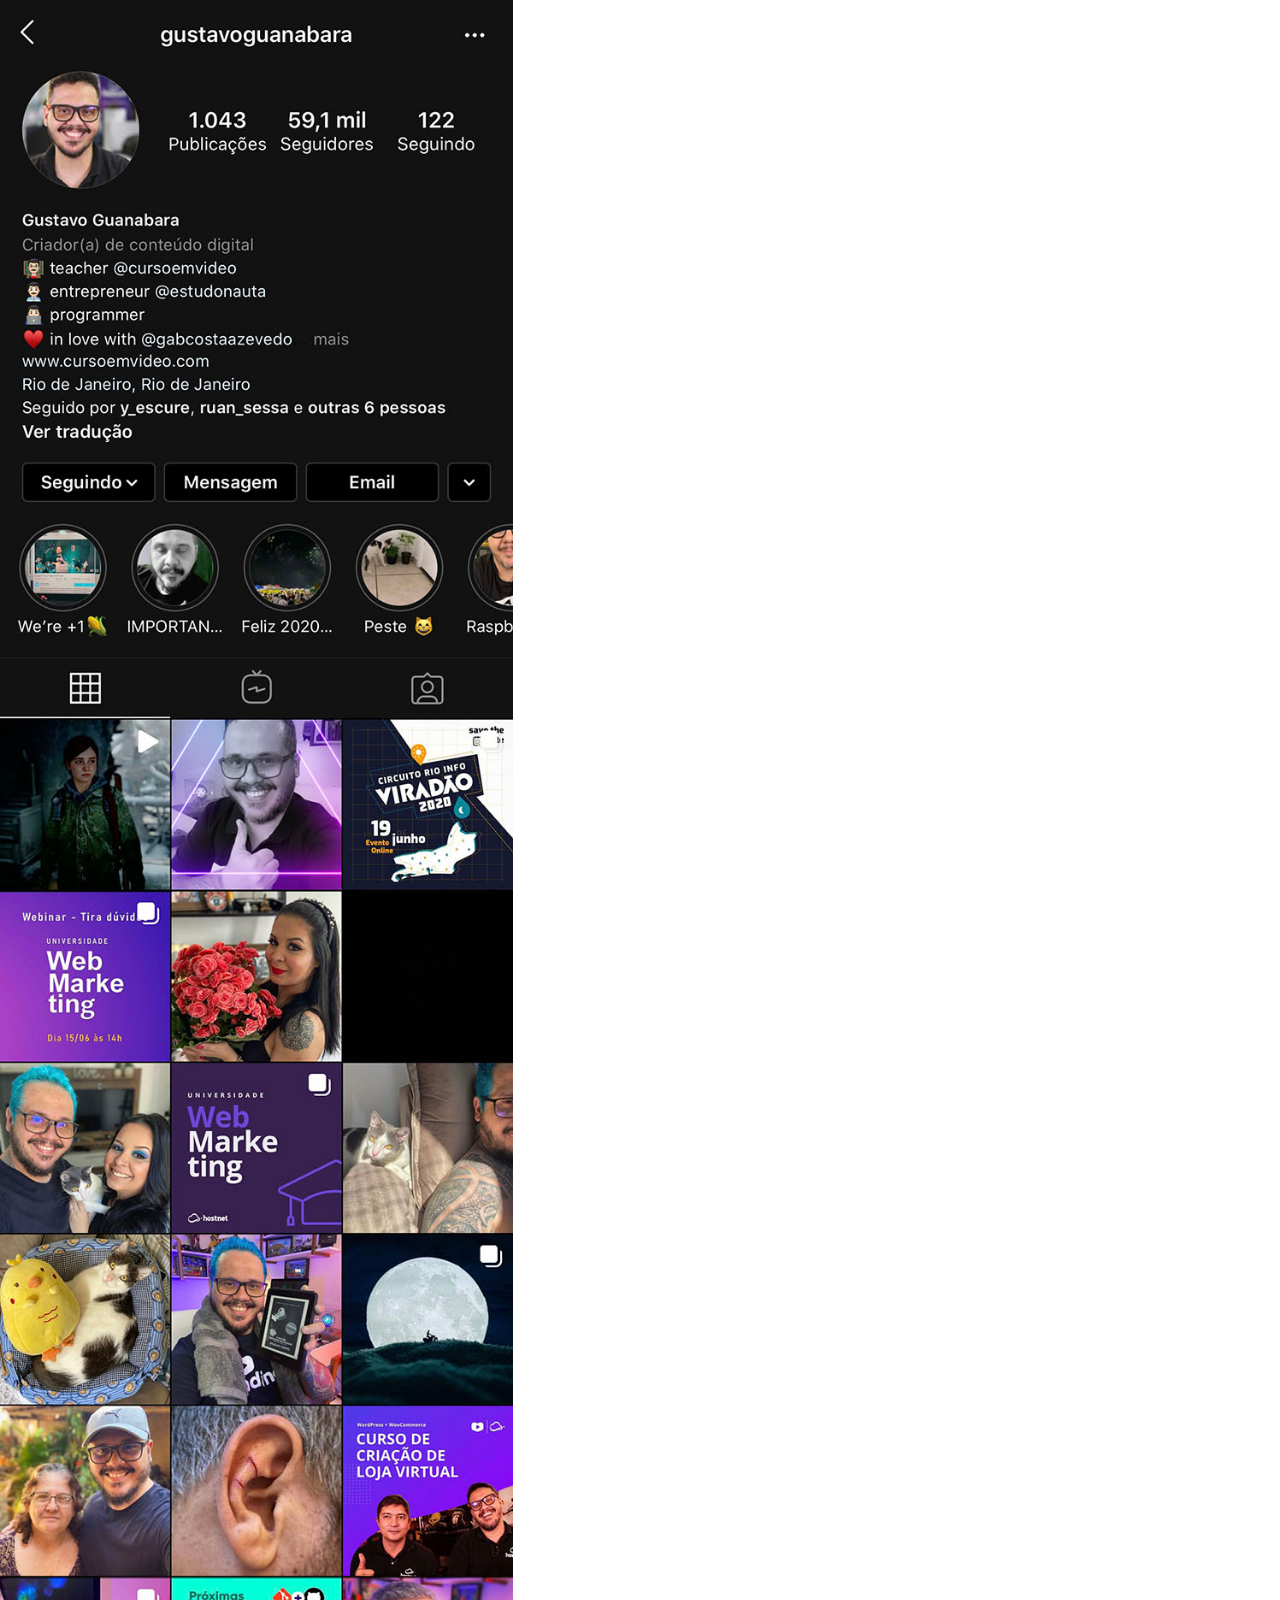
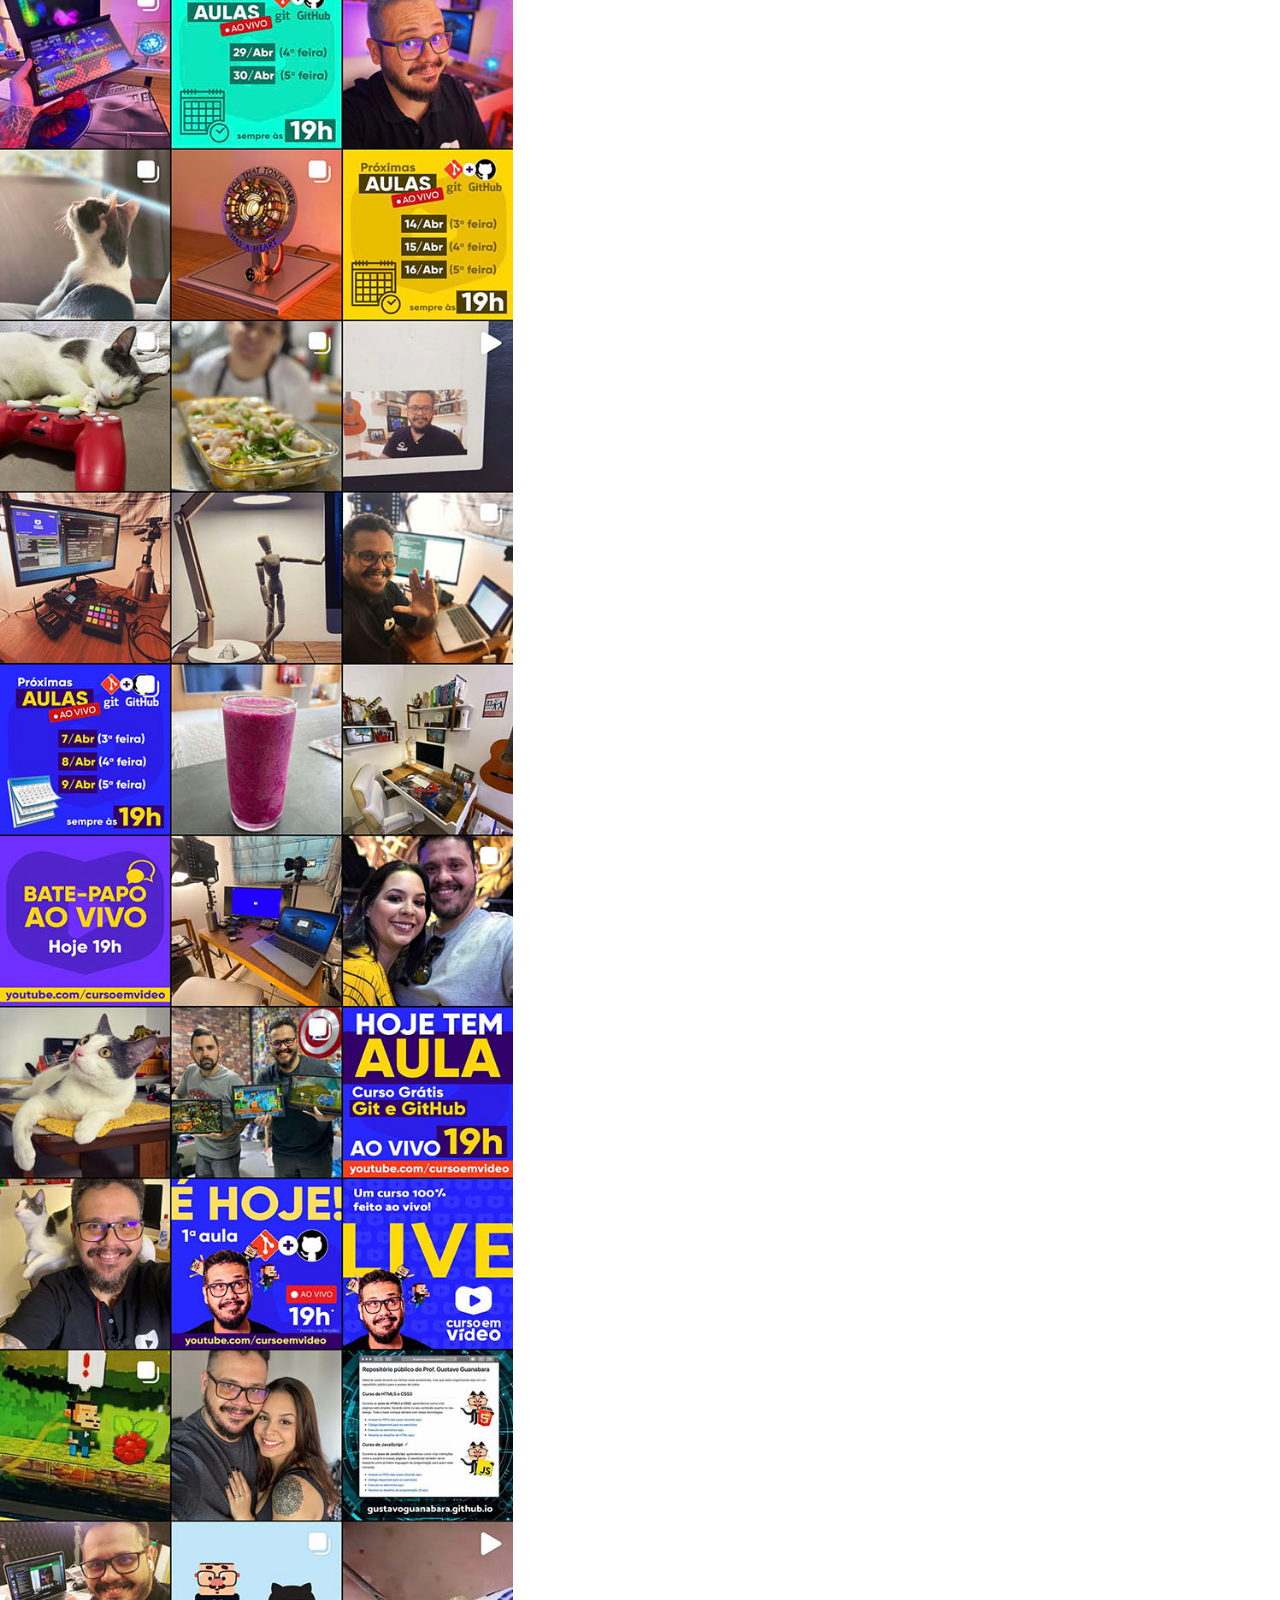
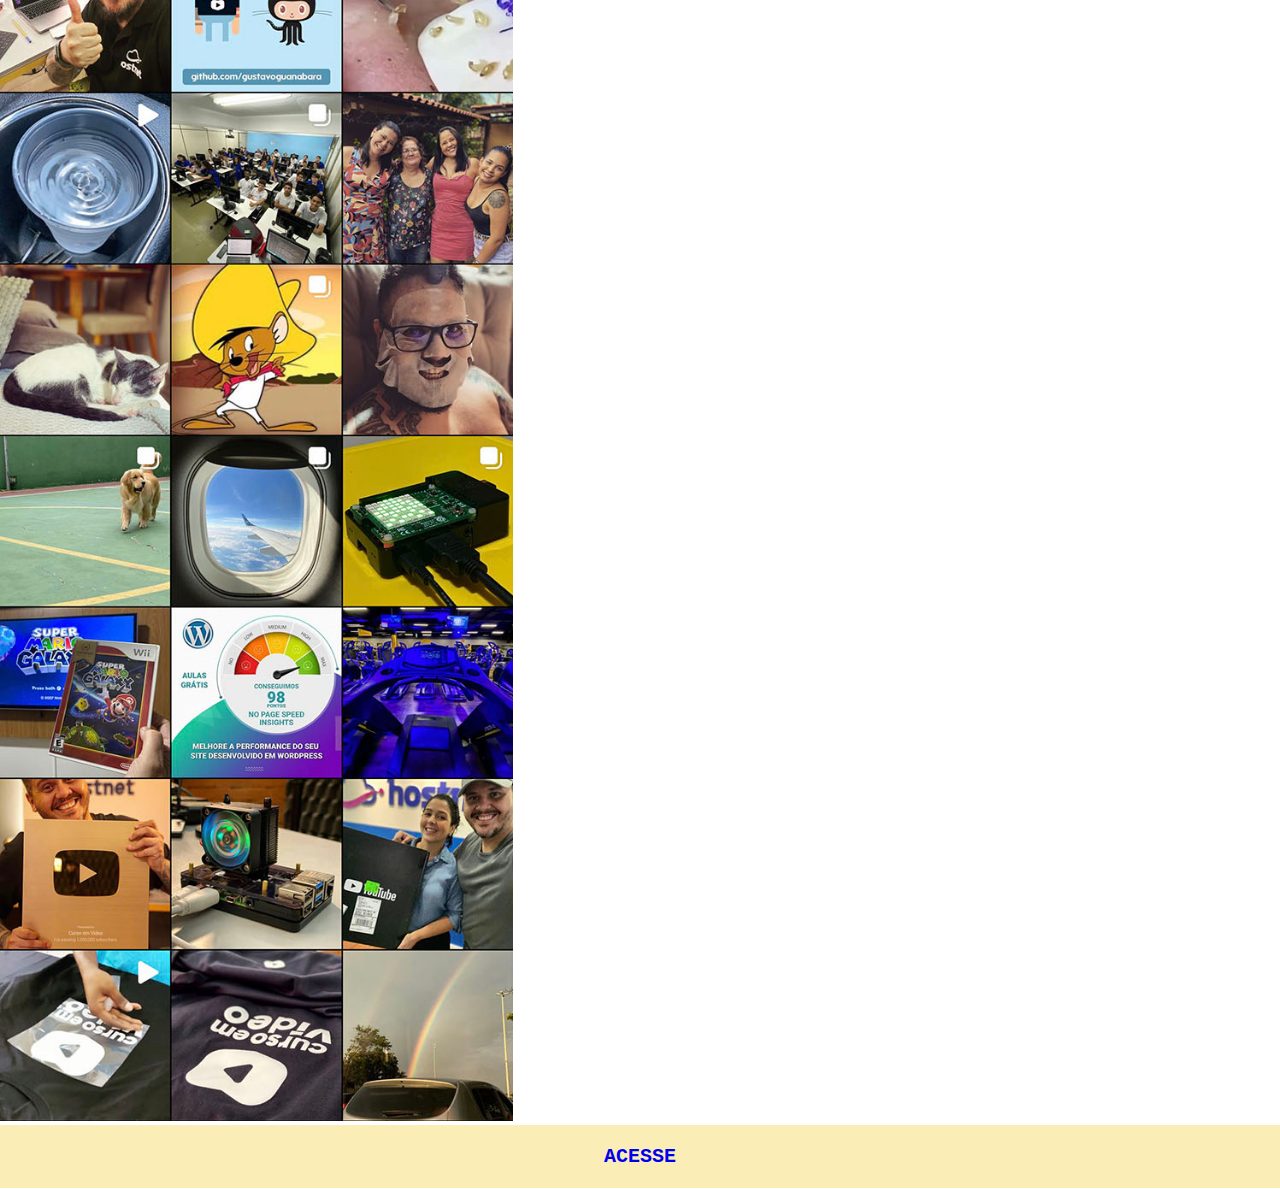
<file: project-03/instagram.html>
<!DOCTYPE html>
<html lang="pt-br">
<head>
    <meta charset="UTF-8">
    <meta http-equiv="X-UA-Compatible" content="IE=edge">
    <meta name="viewport" content="width=device-width, initial-scale=1.0">
    <title>Document</title>
    <link rel="stylesheet" href="./estilos/social.css">
</head>
<body>
    <img src="imagens/tela-instagram.jpg" target="_blank" alt="">
    <p><a href="https://www.instagram.com/gustavoguanabara/" target="_blank">ACESSE</p></a> 
</body>
</html>
</file>
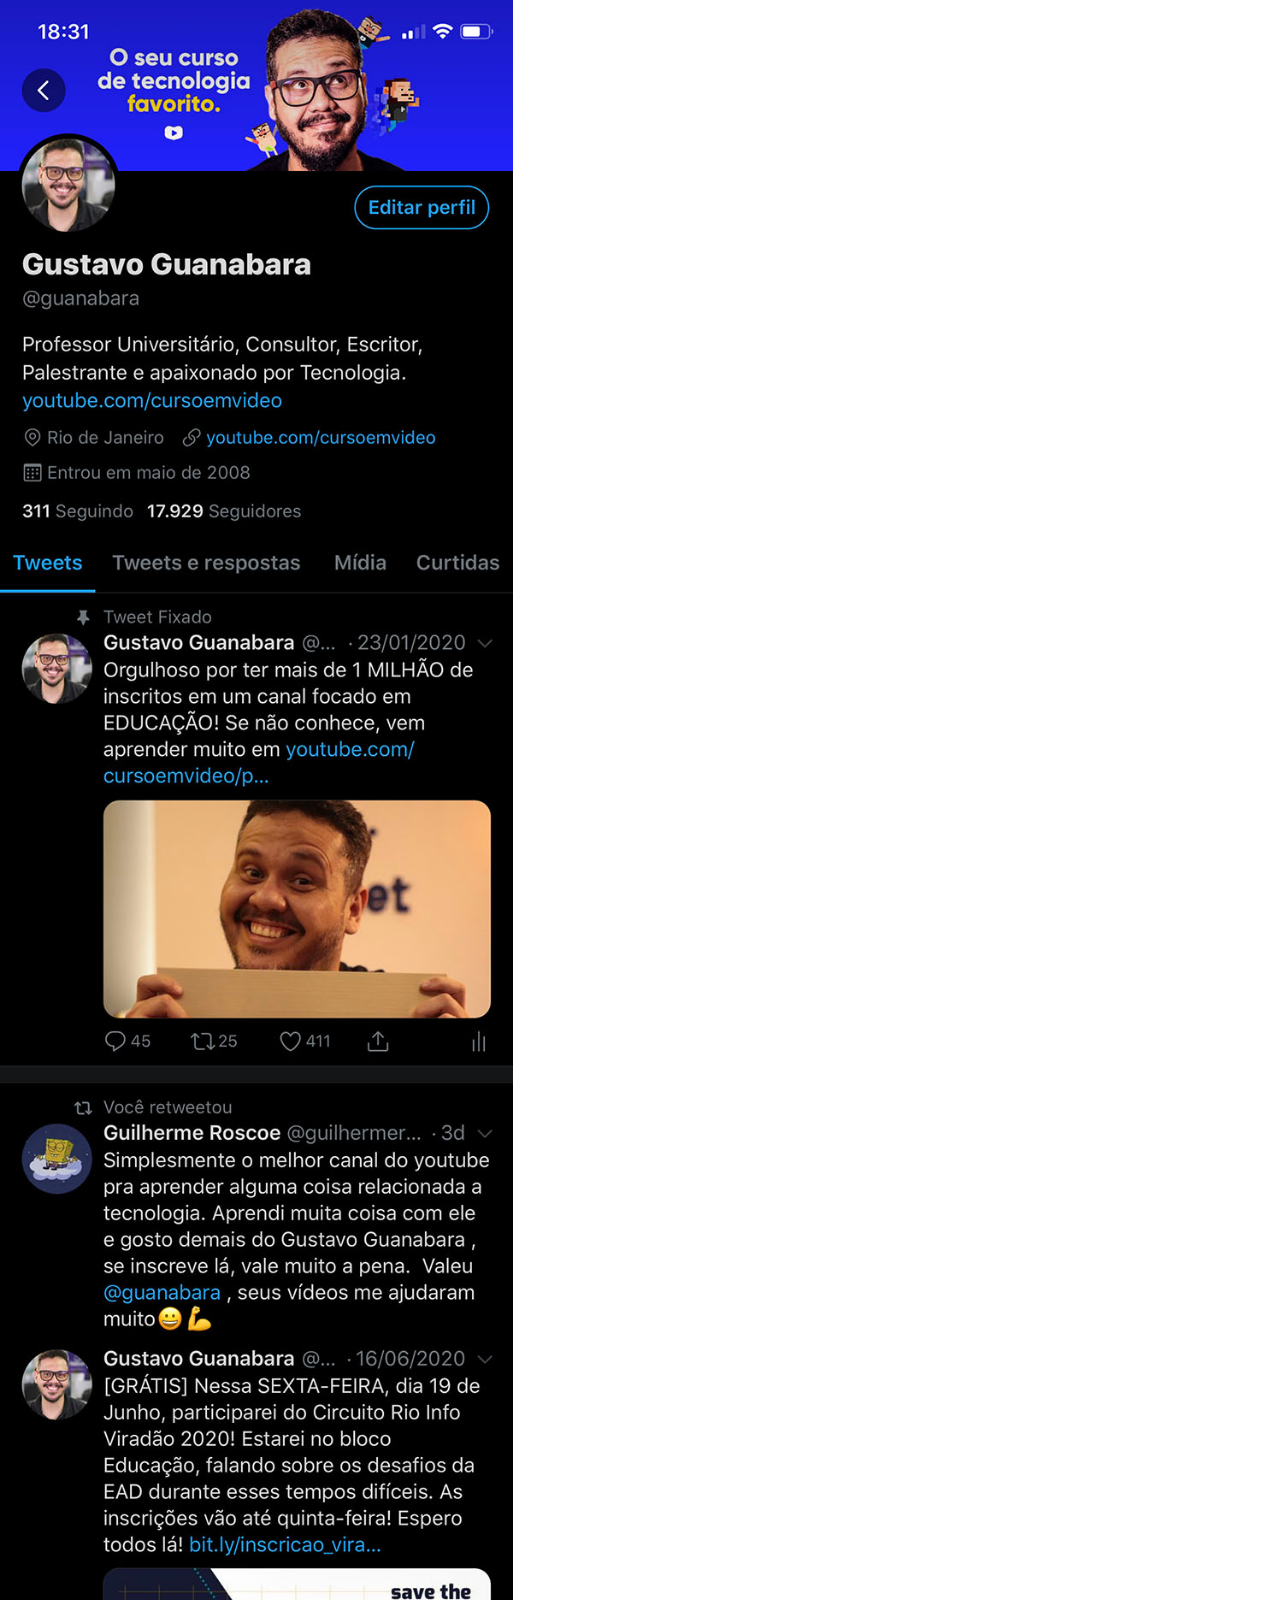
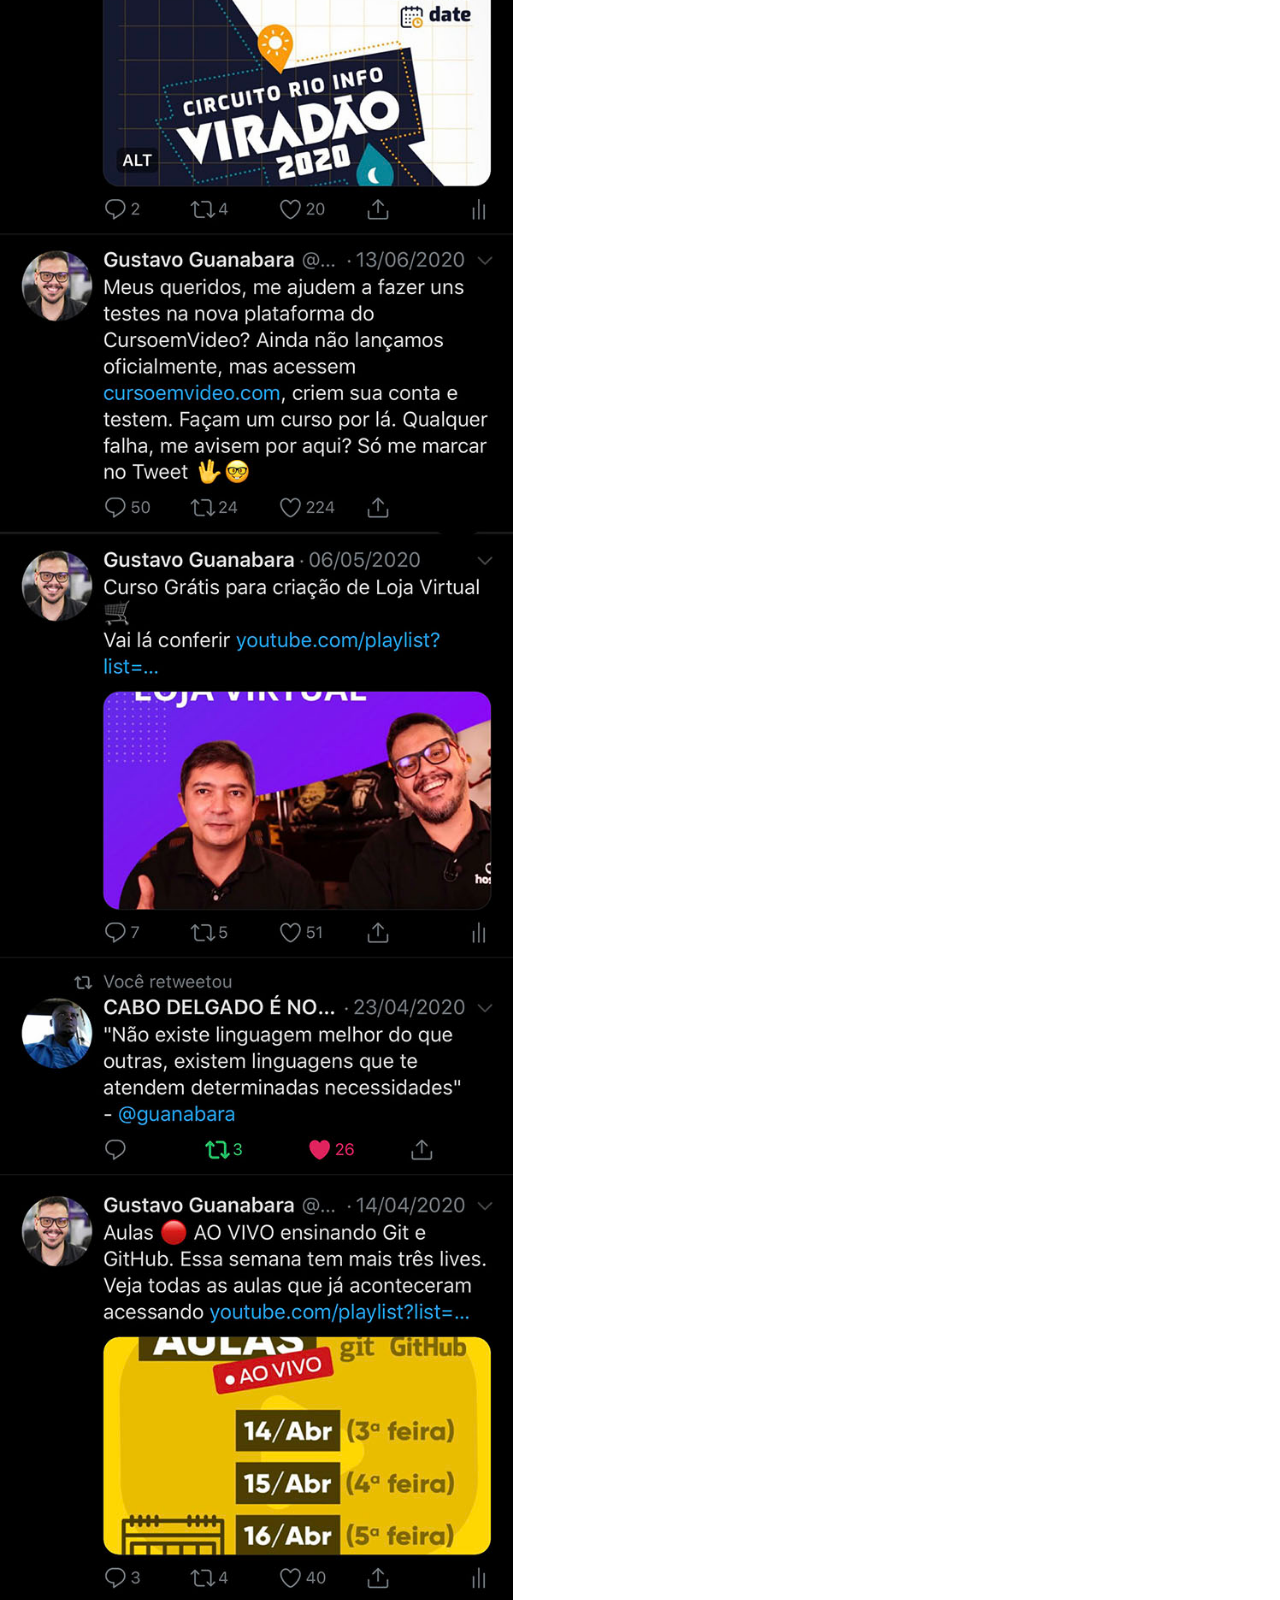
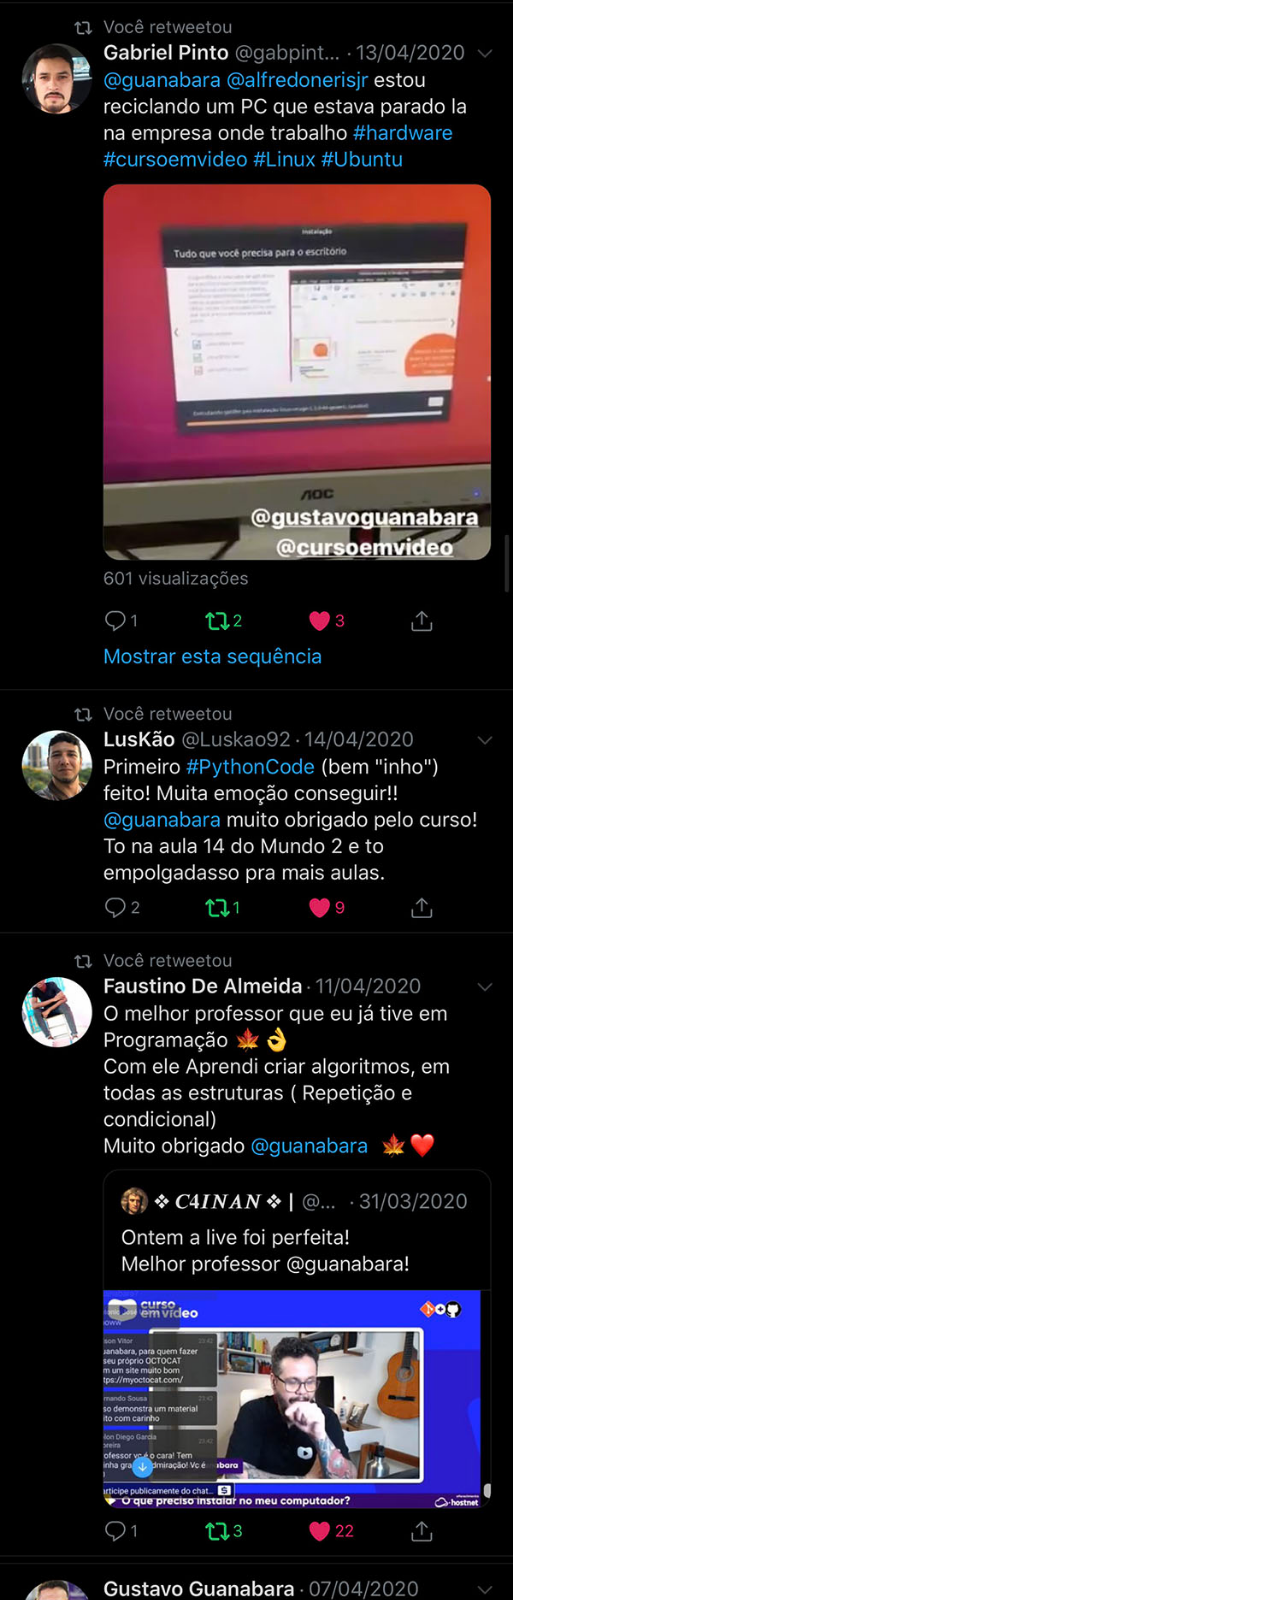
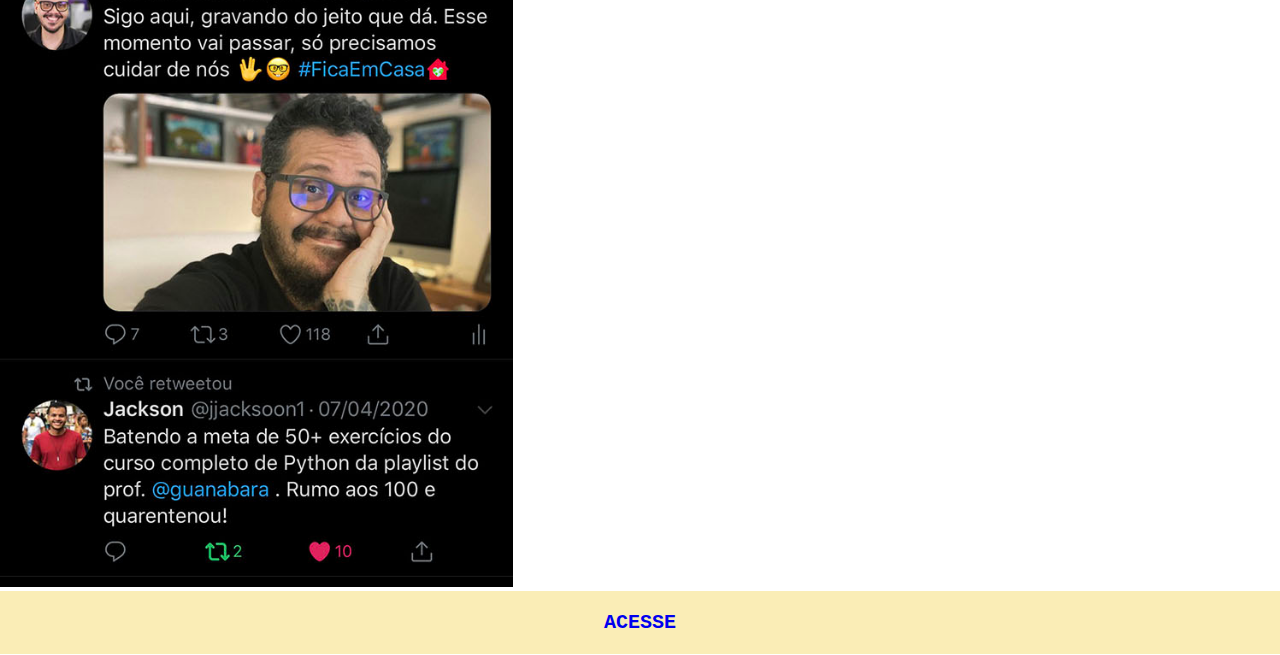
<file: project-03/twitter.html>
<!DOCTYPE html>
<html lang="pt-br">
<head>
    <meta charset="UTF-8">
    <meta http-equiv="X-UA-Compatible" content="IE=edge">
    <meta name="viewport" content="width=device-width, initial-scale=1.0">
    <title>Document</title>
    <link rel="stylesheet" href="./estilos/social.css">
</head>
<body>
    <img src="imagens/tela-twitter.jpg" target="_blank" alt="">
    <p><a href="https://twitter.com/guanabara" target="_blank">ACESSE</p></a>
</body>
</html>
</file>
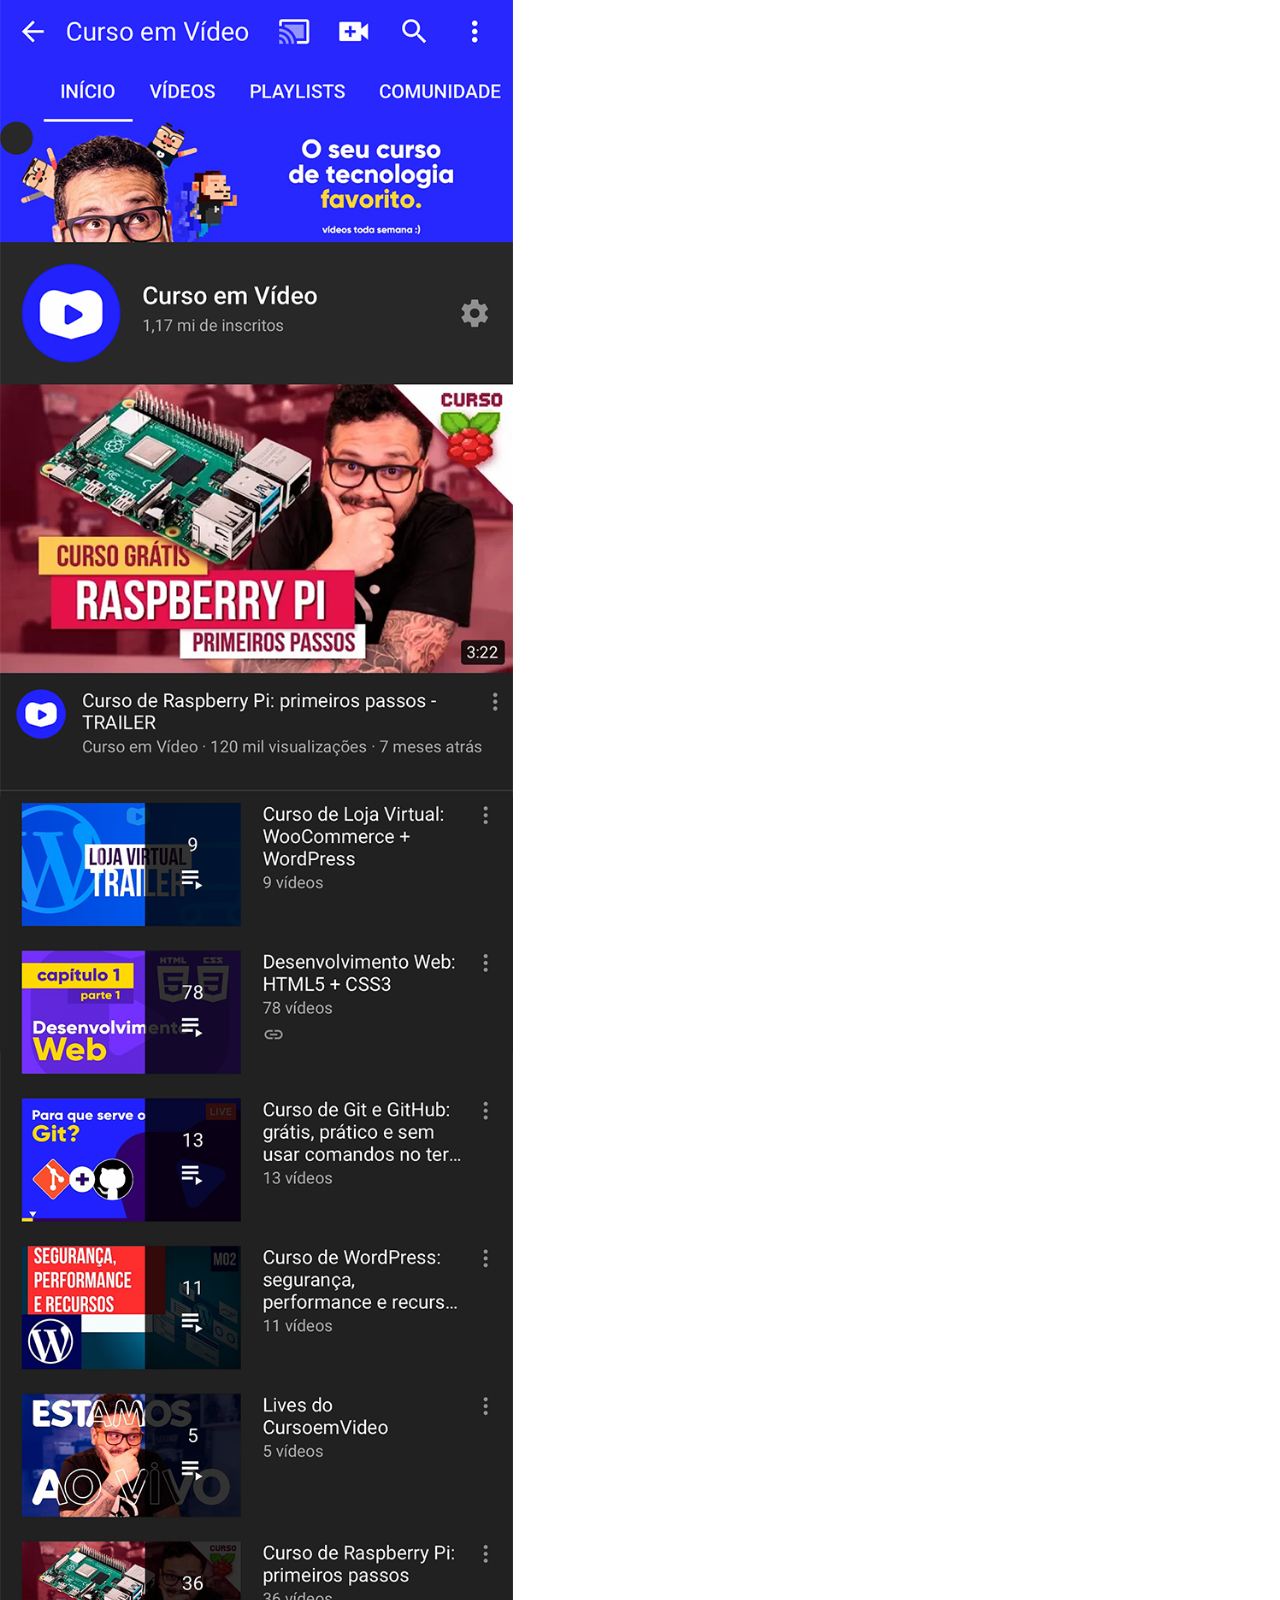
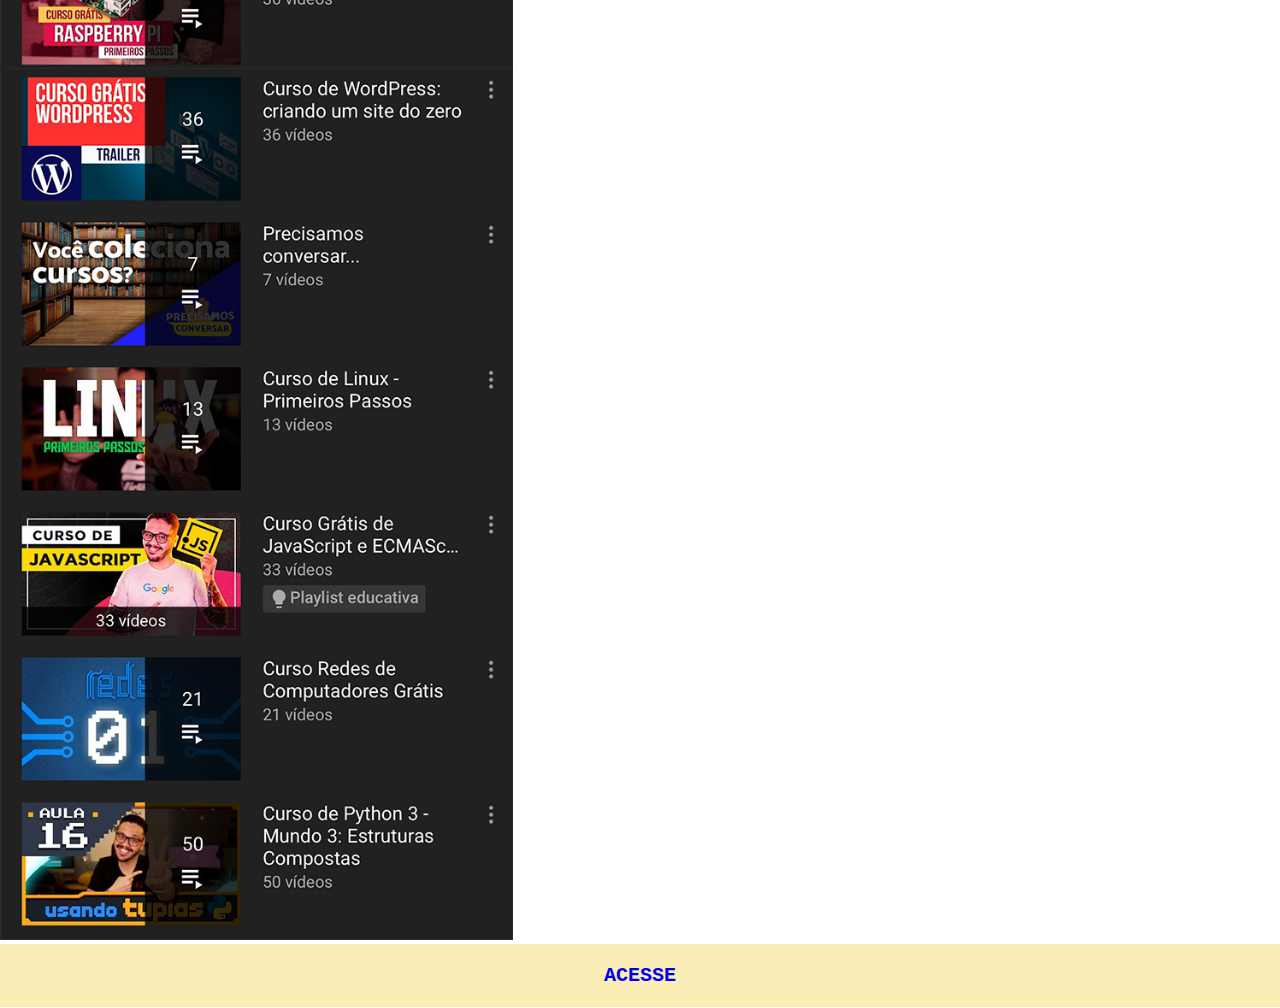
<file: project-03/youtube.html>
<!DOCTYPE html>
<html lang="pt-br">
<head>
    <meta charset="UTF-8">
    <meta http-equiv="X-UA-Compatible" content="IE=edge">
    <meta name="viewport" content="width=device-width, initial-scale=1.0">
    <link rel="stylesheet" href="./estilos/social.css">
    <title>Document</title>
</head>
<body>
    <img src="imagens/tela-youtube.png" target="_blank" alt="">
    <p><a href="https://www.youtube.com/c/AdrianaSaty" target="_blank">ACESSE</p></a>
</body>
</html>
</file>
<file: project-01/style.css>
@charset "UTF-8";


header {
    background-image:linear-gradient(rgb(12, 201, 12),  rgb(29, 105, 5));
    margin: auto;
    padding-bottom: 10px;   
}


.h1princ {
     font-family: sans-serif;
     font-size: 25px;
     text-align:center;
     margin:0px;
     padding:30px;
     color: white;
}

.h2princ {
    text-align:center;
    color: white;
    margin-top: 0px;
    font-size: 16px;
    font-weight: 100;
    padding-left:10px;
    padding-right: 10px;   
    margin-bottom: 35px;
}

body {
       margin: auto;
       background-color: darkseagreen;       
}

main {
    background-color: white;
    margin-top:0px;
    margin-right: auto;
    margin-bottom: 0px;
    margin-left: autopx;
    padding-top: 10px;
    padding-bottom:10px;
    box-shadow: 0px 0px 16px -4px;
}
.menu > ul li{
    list-style: none;
    display: inline-block;
    background-color: transparent;
    padding-left: 10px;
    padding-right:10px ;
    color: white;  
    transition-duration: 0.5s;
}

.menu > ul {
    color: white;
    font-family: sans Verdana, Geneva, Tahoma, sans-serif;
    font-weight:100;
    font-size:15px;  
    margin: auto; 
    padding: 0px;    
}
 
.menu li:hover{
color: rgb(34, 75, 10);
background-color: rgb(46, 145, 7);
border-radius:4px;
} 

.menu > ul > a:hover {
    color: black;
}


h1 {
    font-family:'Segoe UI', Tahoma, Geneva, Verdana, sans-serif;
    font-weight: 26px;
    color: rgb(9, 122, 9);
    margin: 0;
    margin-left: 15px;
}
.osquatros {
    text-align: center;
}

.h22 {
    font-family:'Segoe UI', Tahoma, Geneva, Verdana, sans-serif;
    color: rgb(9, 122, 9);
    font-size: 21px;
    font-weight:600;
    background-image: linear-gradient(to right, rgb(183, 235, 199) , white);
    padding-left:16px;
    margin-left: 20px;
    
    
}




.mulher {
    text-align:center;
}

.secimg{
     display: block;
    margin: auto;
    max-width: 350px;
}

.video {
    background-color:rgba(8, 145, 8, 0.664);
    text-align: center;
     margin: auto;
     width: 100%;
     position: relative;
    padding-bottom: 55%;
}
.video iframe {
    position: absolute;
    width: 82%;
    height: 80%;
    left:10%;
    right:50%;

}
p {
    color: black;
    font-family:'Trebuchet MS', 'Lucida Sans Unicode', 'Lucida Grande', 'Lucida Sans', Arial, sans-serif;
    font-weight: 600px;
    font-weight: bolder;
    padding: 10px;
    text-align: justify;
    text-indent: 20px;
}

h3 {
    background-color: rgba(89, 235, 89, 0.774);
    border-top-right-radius: 10px;
    border-top-left-radius:10px ;
    margin: 0px;
    
}

.main2 {
    margin-top: 20px;
    text-align: left;
    padding: 18px;
    margin-right: 20px;
    margin-left:20px;    
    color: white;
    box-shadow: 0px 0px 16px -4px black;
   
    
}
.main3 {
    color: black;
    font-weight: bold;
   padding: 18px;
    text-align: justify;
    text-indent: 20px;
    background-color: rgba(156, 239, 245, 0.774);
    margin-right: 20px;
    margin-bottom: 10px;
    margin-left:20px;
    border-bottom-right-radius:10px;
    border-bottom-left-radius: 10px;
    box-shadow: 0px 0px 16px -4px;
    

}

.main3 ul {
    columns: 2;
    list-style-type:'\2714';
}
footer > p {
    text-align: center;
}
</file>
<file: project-02/style.css>
@charset "UTF-8";
body {
    margin:0px;
    padding: 0px;
    min-height: 100%;
}
main {
    font-family:'Segoe UI', Tahoma, Geneva, Verdana, sans-serif;
}

header {
background-color: black;
color: white;
margin:0px;

text-align:center;
}

header h1 {
    font-family: 'Franklin Gothic Medium', 'Arial Narrow', Arial, sans-serif;
font-size: 3em;
margin-top:0px;
padding-top: 50px;
}

header p {
    font-size: 19px;
    padding-bottom: 29px;
    margin-bottom: 0px;
    
}

section.normal {
    
    
    
    padding-bottom:9vh ;
    box-shadow: inset 2px 2px 13px 0px rgb(0, 0, 0) ;
}


section.normal p {
    margin-left: 30px;
    margin-top: 0px;
    padding-left: 50px;
    padding-top:9vh ;
    padding-right: 20px;
    padding-bottom:9vh ;
    font-size: 26px;
    font-style: italic;
    
    
}

section.imagem p {
    margin-left: 30px;
    margin-top: 0px;
    padding-left: 50px;
    padding-right: 20px;
    padding-top: 10vh;
    padding-bottom: 10vh;
    font-size: 26px;
    font-style: italic;
    display: inline-block;
    background-color: rgba(0, 0, 0, 0.254);
        

}

section#img01 p {
    color: white;
}

section#img01 {
    background-image: url(imagens/background001.jpg);
    background-position: right center;
    background-size: cover;
    background-attachment:fixed ;
    background-repeat: no-repeat;
}

section#img02 {
    text-shadow: 2px 2px 2px rgb(0, 0, 0);
    color: white;
    background-image: url(imagens/background002.jpg);
    background-position: right center;
    background-size: cover;
    background-attachment:fixed ;
    background-repeat: no-repeat;
}

footer { 

    color: white;
    font-style: italic;
    font-size: bolder;
    text-align: center;
    font-family: sans-serif;
    font-weight: 700;
    background-color: rgb(0, 0, 0);
}
</file>
<file: project-03/estilos/style.css>
@charset "UTF-8";

* {
    margin:0px;
    padding: 0px;
    font-family: sans-serif;
}

html, body {
    
    height: 100%;
    width: 100%;
    
    background-color: black;
}
body {
    background-image: url(../imagens/fundo-madeira.jpg);
    background-size: cover;
    background-attachment: fixed;
    background-position: center;
}

main {
    position: relative;
    height: 100vh;
}

section#telefone {
    position: absolute;
    top: 50%;
    left: 50%;
    transform: translate(-50%,-50%);
    
    height: 627px;
    width :311px;
     background-color: blue;
    background: url(../imagens/frame-iphone.png) no-repeat;
    
}

iframe#tela {
    position: relative;
    top: 80px;
    left: 22.4px;
    width: 267px;
    height: 471px;
    
}

ul {
    text-align: right;
}

.imgg ul img#rede {
    width: 60px;
    width: 60px;
    border-radius: 50%;
    box-shadow: 2px 2px 5px black;
    padding: 1.1px;
    margin-right: 10px;
}

.imgg ul img:hover {
    border-radius: 10px;
    border: 7px solid transparent;
    transform: translate(-5px,-5px);
    transition:  0.9s;
    box-shadow: 5px 5px 5px transparent;
}
</file>
<file: project-05-timeofcoder-plan-of-domains/css/style.css>
@charset "UTF-8";
*{
    padding: 0;
    margin:0;
    box-sizing: border-box;
    font-family: sans-serif;
}
.container{
    
}
.block{
    display:block;
}
/*sdsdsads*/
/*cabeçalho do site*/

header{
    display: flex;
    width:100%;
    height:100px;
    flex-direction: row;
    align-items: center;
    justify-content: space-between;
    background-color: #333;
    color:white;
}
#img-header{
    display: flex;
    flex-direction: column;
    align-self: center;
    width: auto;
    height: 70px;
    padding: 5px;
    margin-left: 7px;
}

header ul {
    display: flex;
    flex-direction: row;
    list-style:none;
}

a{
    color: inherit;
    text-decoration: none;
}
.btn-header{
    font-size: 14px;
    padding: 13px 10px;
    border-radius:10px;
}
.btn-entrar{
    background-color: rgb(41, 218, 41);
    margin-right:20px;
}
/*Logo HDC amostra*/
#HDC-home{
    background-image: url(..//img/mainbanner.png);
    background-size:cover;
    height: 1000px;
}
#HDC-title{
    text-align: center;
    position: relative;
    top:50%;
    left:50% ;
    transform: translate(-50%,-50%);
    font-size: 22px;
}
#HDC-title > .title,.text-title {
    color: white;
    text-shadow: 3px 3px 3px #333;
}
/*part of informations benefits*/
#HDC-information{
    display:flex;
    justify-content: space-around;
    width: auto;
    margin: auto;
    padding: 50px;
    flex-wrap: wrap;
}
.information{
    text-align: center;
    margin-bottom: 60px;
}
.information p {
    width: 350px;
    padding-top: 10px;
    font-family: cursive;
    font-size: larger;
}
/*icons information*/
.fas  {
   font-size: 90px;
   padding-bottom: 0.1em;
}
.fa-shield-halved{
    color: rgb(142, 253, 91);
    
}
.fa-rocket{
    color: red;
}
.fa-comments{
    color: orange;
}
/*part of The prices and plans*/

.title-content > h1 ,p {
    margin: auto;
    text-align: center;
    padding: 10px;
}
.title-content h1{
    font-size: 48px;
    font-weight: 200;
}
.title-content p{
    font-size: 30px;
    font-weight: bold;
}
/*part of the plans*/
#pricing-container{
    display: flex;
    flex-direction: row;
    justify-content: space-around;
    padding-bottom: 60px;
    padding-top: 30px;
    
}

.plan  {
    flex: 1;
    max-width: 250px;
    
}
.plan ul {
    padding: 10px;
    text-align: center;
}
.plan li{
    height: 50px;
    line-height: 50px;
    background-color: rgb(224, 224, 224);
    list-style: none;
    border-radius: 5%;
}
.plan .price{
    background-color: rgb(85, 228, 85);
    color: white;
    height: 120px;
    width: 120px;
    border-radius: 50%;
    margin: 0 53px -23px;
    list-style:none;
    padding-top: 30px;
    position: relative;
}
.plan .basic{
    background-color: #333;
    padding:13px 0px 7px 0px;
    color: white;
    height: 80px;
    padding-top:30px ;
}
.plan .saiba{
    background-color: rgb(85, 228, 85);
    color: white;
}
/* part of the Domains */
#domain{
    display: flex;
    justify-content: center;
    align-items: center;
    height:600px;
    background-color: rgb(22, 45, 63);
    margin: auto;
    text-align: center;
}
.text-domain{
   padding-bottom: 30px;
}
.text-domain > h1{
    color: white;
 line-height: 1em;
    font-size: 60px;
}
.text-domain > h3{
    padding-top:30px;
    color: white;
    font-weight: 100;
    font-size: 30px;
}

.content-form{
    display: flex;
    justify-content: center;
    align-items: center;
    flex-direction:column;
    gap: 15px 0;
}

#btn-domain{
    height:70px ;
    width:900px ;
    border-radius:5px 5px 5px 5px;
    box-shadow: 1px 1px 1px 2px;
}
input::placeholder{
    font-size: 22px;
    text-align: center;
    font-weight: bold;
}
.submit{
    font-size: 25px;
    font-weight:400;
    color: white;
    height:70px;
    width:460px;
    border: 0;
    border-radius: 15px;
    background-color: rgb(10, 145, 10);
}

.submit:hover{
    background-color:rgb(85, 228, 85);
}


.footer{
    margin: auto;
    background-color:#ccc;
}
#form-contact{
    height: 500px;
    display: inline-block;
    position: relative;
    display: flex;
    justify-content: center;
    align-items: center;
}

.items-contact{
    display: inline-block;
    margin-bottom: 20px;
    height: 50px;
    width: 410px;
    border: 0.2em;
    border-radius: 10px;
    border: 1px solid rgb(107, 107, 107);

}
.contact-textarea{
    border: 0.1em;
    display: block;
    margin: auto;
    border-radius: 10px;
    border: 1px solid rgb(107, 107, 107);
}
.footer-h1{
    padding-top:50px;
    text-align: center;
    font-size:30px ;
}
.footer-p{
    padding-top: 20px;
    padding-bottom: 20px;
    text-align: center;
    font-size:21px;
    font-weight: 500;
    color: #333;

}

.submit-footer{
    display: block;
    margin: 40px auto;
    font-size: 17px;
    height:40px ;
    width: 150px;
    background-color: rgb(85, 228, 85);
    font-size:19px ;
    font-weight: 100;
    border: 0.1em;
}
</file>
<file: project-03/estilos/social.css>
@charset "UTF-8";

* {
    margin: 0px;
    padding: 0px;
}

::-webkit-scrollbar {
    width: 0px;
    height: 0px;
}
img {
    
    
    width :57vh;
    background-size: cover;
    background-attachment: fixed;
}
body {

}

body p {
    text-align: center;
    background-color: rgb(250, 237, 182);
    padding: 20px;
    font-size: 20px;
    font-family: monospace;
    text-decoration: none;
}
a {
    text-decoration: none;
    display: block;
    font-weight: bolder;
}
</file>
